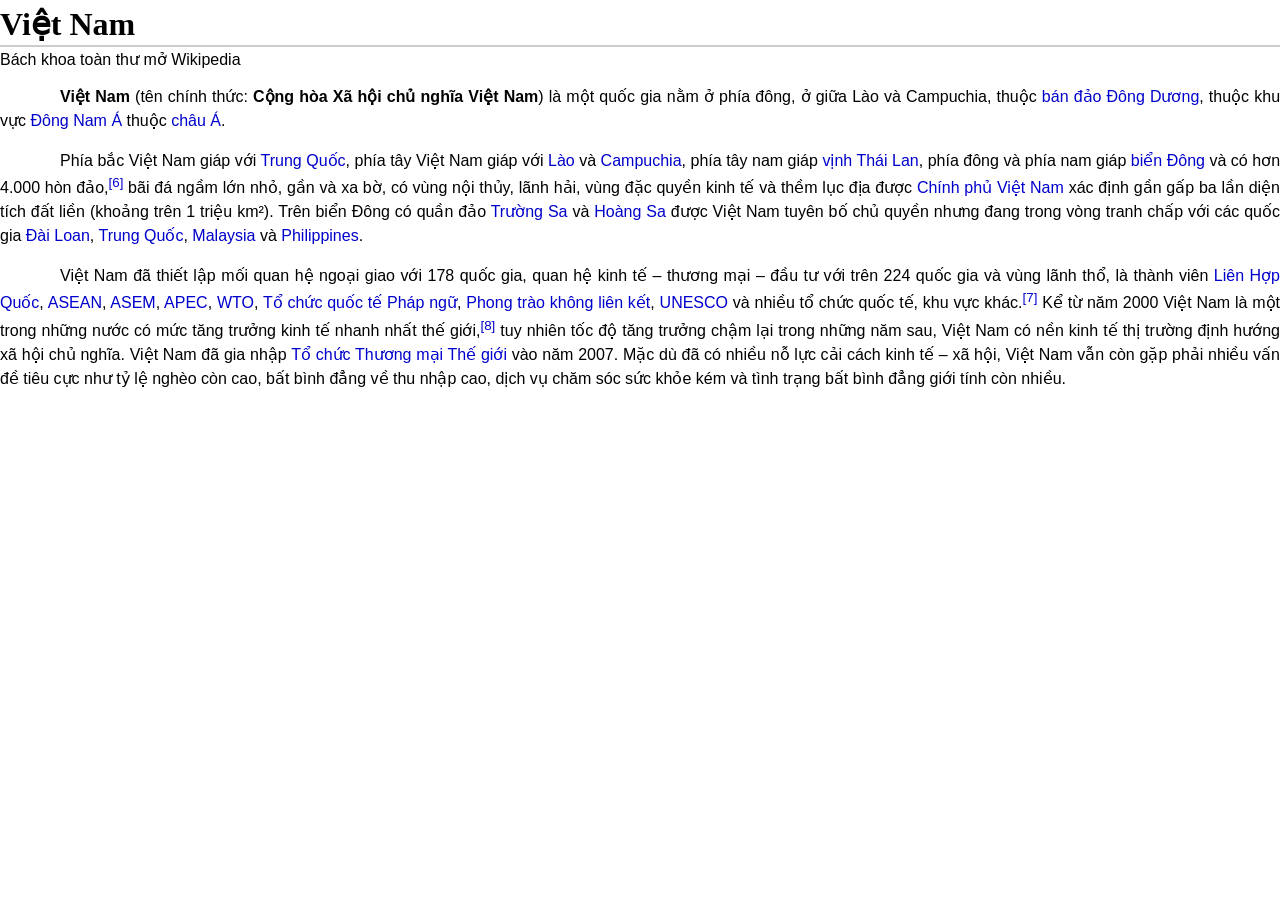
<file: front_end/bai_6/bai_tap_2/index.html>
<!DOCTYPE html>
<html lang="en">
<head>
    <meta charset="UTF-8">
    <title>Title</title>
    <link rel="stylesheet" href="css.css">
</head>
<body>
<h1>Việt Nam</h1>
<hr>
<div class="subtitle">Bách khoa toàn thư mở Wikipedia</div>

<div class="content">
    <p><strong>Việt Nam</strong> (tên chính thức: <strong>Cộng hòa Xã hội chủ nghĩa Việt Nam</strong>) là một quốc gia nằm ở phía đông, ở giữa Lào và Campuchia, thuộc <a href="#">bán đảo Đông Dương</a>, thuộc khu vực <a href="#">Đông Nam Á</a> thuộc <a href="#">châu Á</a>.</p>
    <p>Phía bắc Việt Nam giáp với <a href="#">Trung Quốc</a>, phía tây Việt Nam giáp với <a href="#">Lào</a> và <a href="#">Campuchia</a>, phía tây nam giáp <a href="#">vịnh Thái Lan</a>, phía đông và phía nam giáp <a href="#">biển Đông</a> và có hơn 4.000 hòn đảo,<sup><a href="#">[6]</a></sup> bãi đá ngầm lớn nhỏ, gần và xa bờ, có vùng nội thủy, lãnh hải, vùng đặc quyền kinh tế và thềm lục địa được <a href="#">Chính phủ Việt Nam</a> xác định gần gấp ba lần diện tích đất liền (khoảng trên 1 triệu km²). Trên biển Đông có quần đảo <a href="#">Trường Sa</a> và <a href="#">Hoàng Sa</a> được Việt Nam tuyên bố chủ quyền nhưng đang trong vòng tranh chấp với các quốc gia <a href="#">Đài Loan</a>, <a href="#">Trung Quốc</a>, <a href="#">Malaysia</a> và <a href="#">Philippines</a>.</p>
    <p>Việt Nam đã thiết lập mối quan hệ ngoại giao với 178 quốc gia, quan hệ kinh tế – thương mại – đầu tư với trên 224 quốc gia và vùng lãnh thổ, là thành viên <a href="#">Liên Hợp Quốc</a>, <a href="#">ASEAN</a>, <a href="#">ASEM</a>, <a href="#">APEC</a>, <a href="#">WTO</a>, <a href="#">Tổ chức quốc tế Pháp ngữ</a>, <a href="#">Phong trào không liên kết</a>, <a href="#">UNESCO</a> và nhiều tổ chức quốc tế, khu vực khác.<sup><a href="#">[7]</a></sup> Kể từ năm 2000 Việt Nam là một trong những nước có mức tăng trưởng kinh tế nhanh nhất thế giới,<sup><a href="#">[8]</a></sup> tuy nhiên tốc độ tăng trưởng chậm lại trong những năm sau, Việt Nam có nền kinh tế thị trường định hướng xã hội chủ nghĩa. Việt Nam đã gia nhập <a href="#">Tổ chức Thương mại Thế giới</a> vào năm 2007. Mặc dù đã có nhiều nỗ lực cải cách kinh tế – xã hội, Việt Nam vẫn còn gặp phải nhiều vấn đề tiêu cực như tỷ lệ nghèo còn cao, bất bình đẳng về thu nhập cao, dịch vụ chăm sóc sức khỏe kém và tình trạng bất bình đẳng giới tính còn nhiều.</p>
</div>
</body>
</html>
</file>
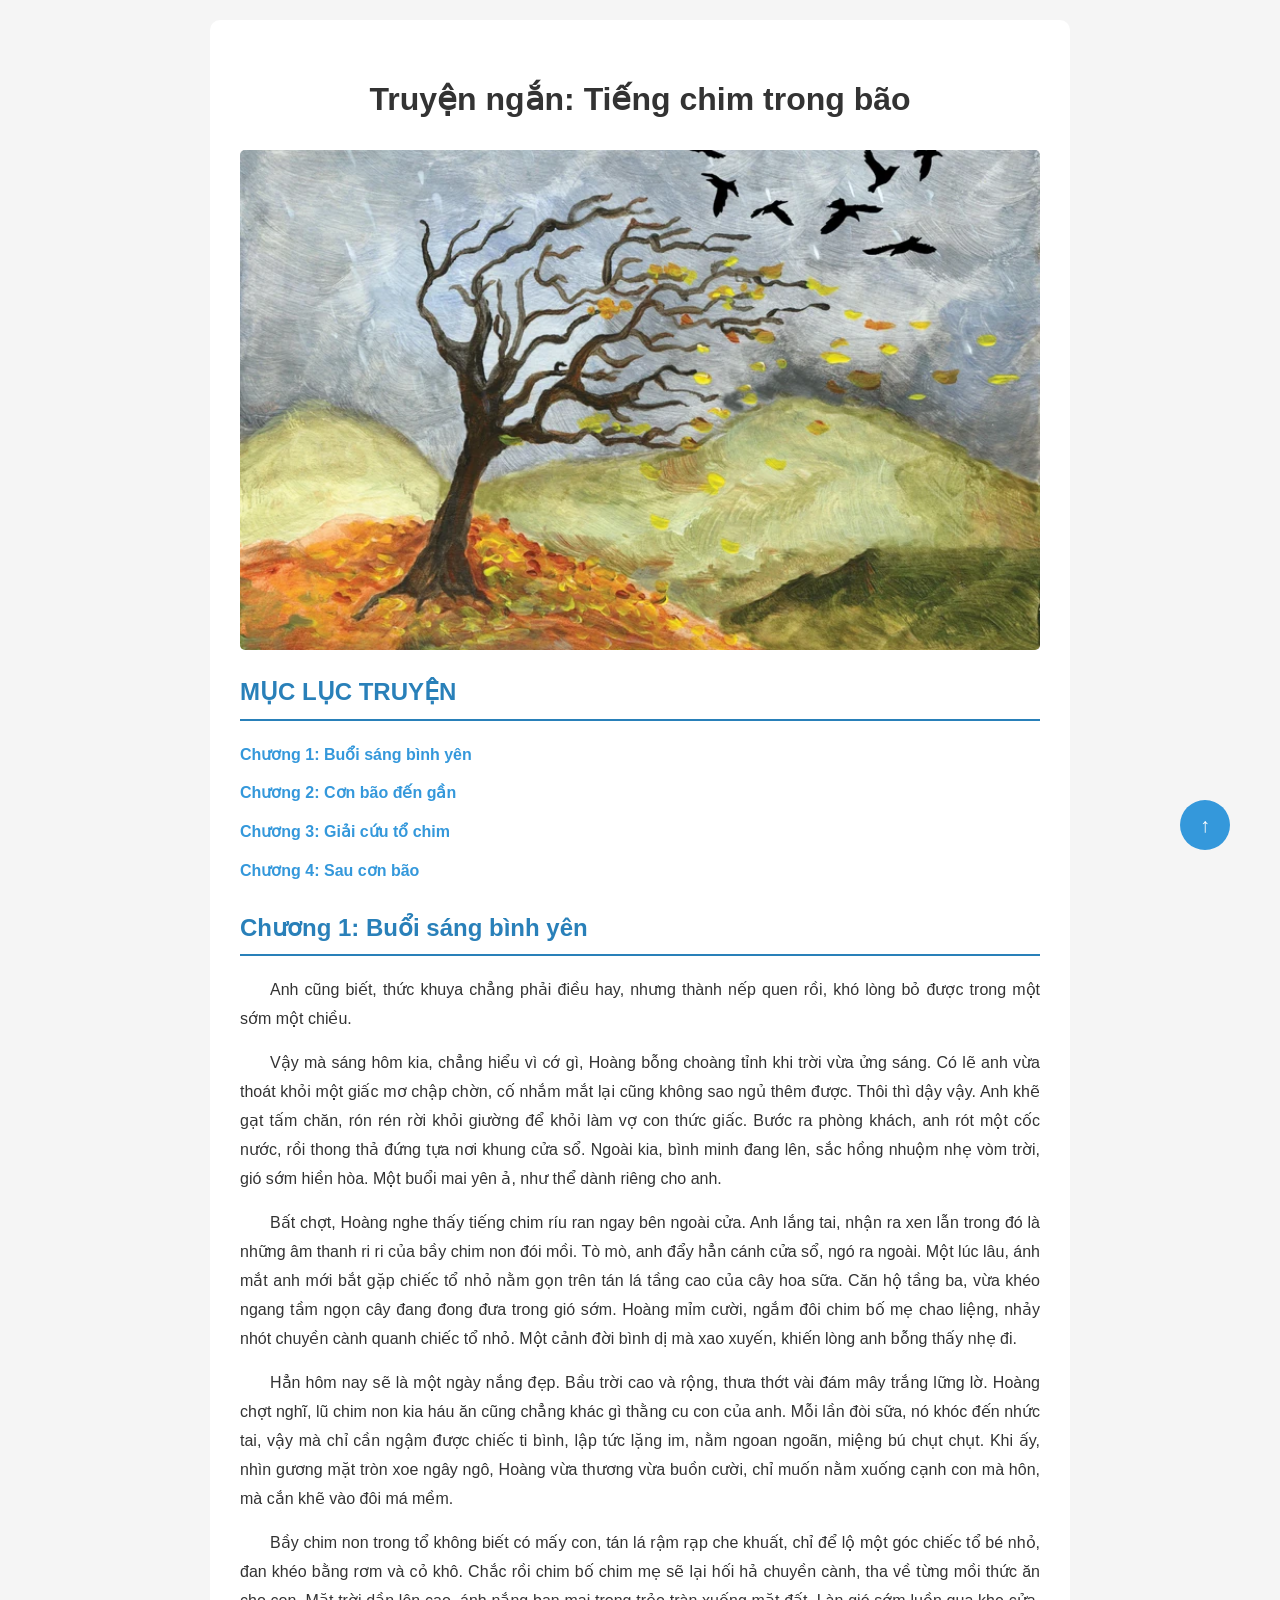
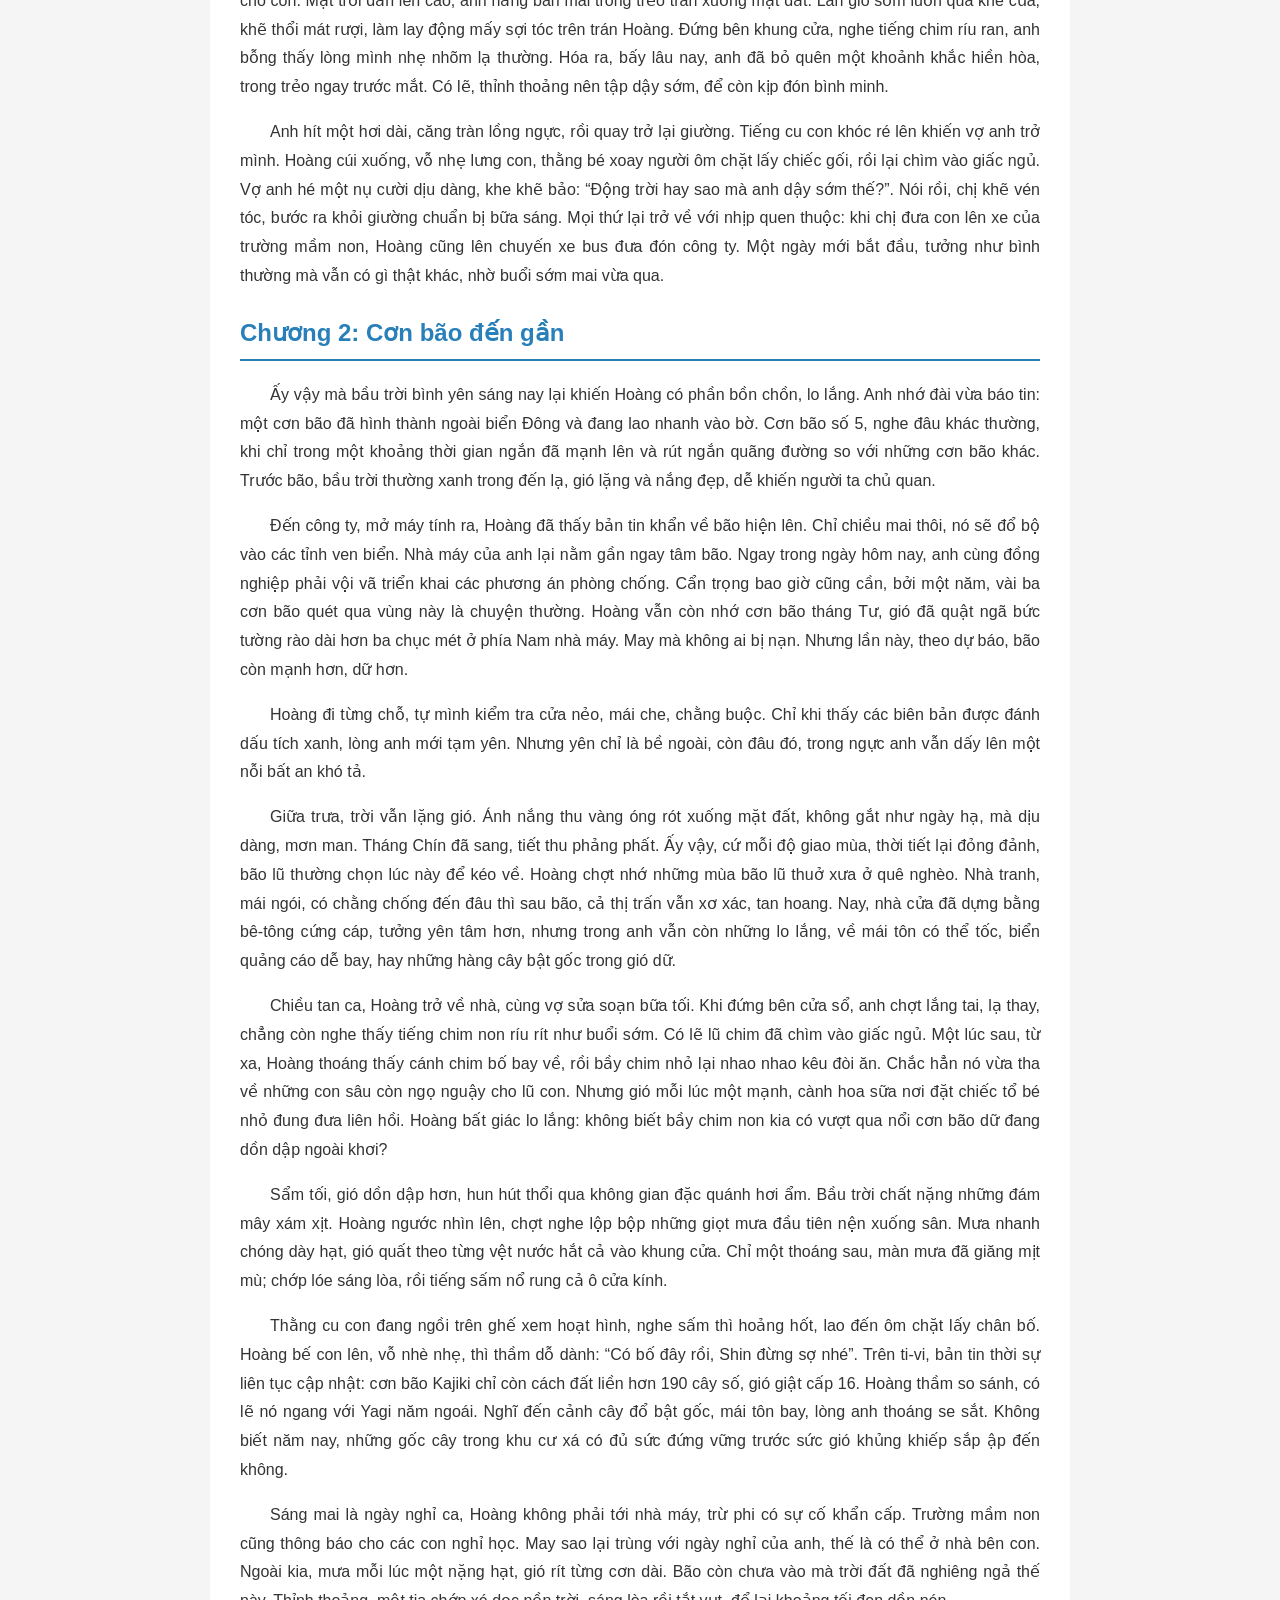
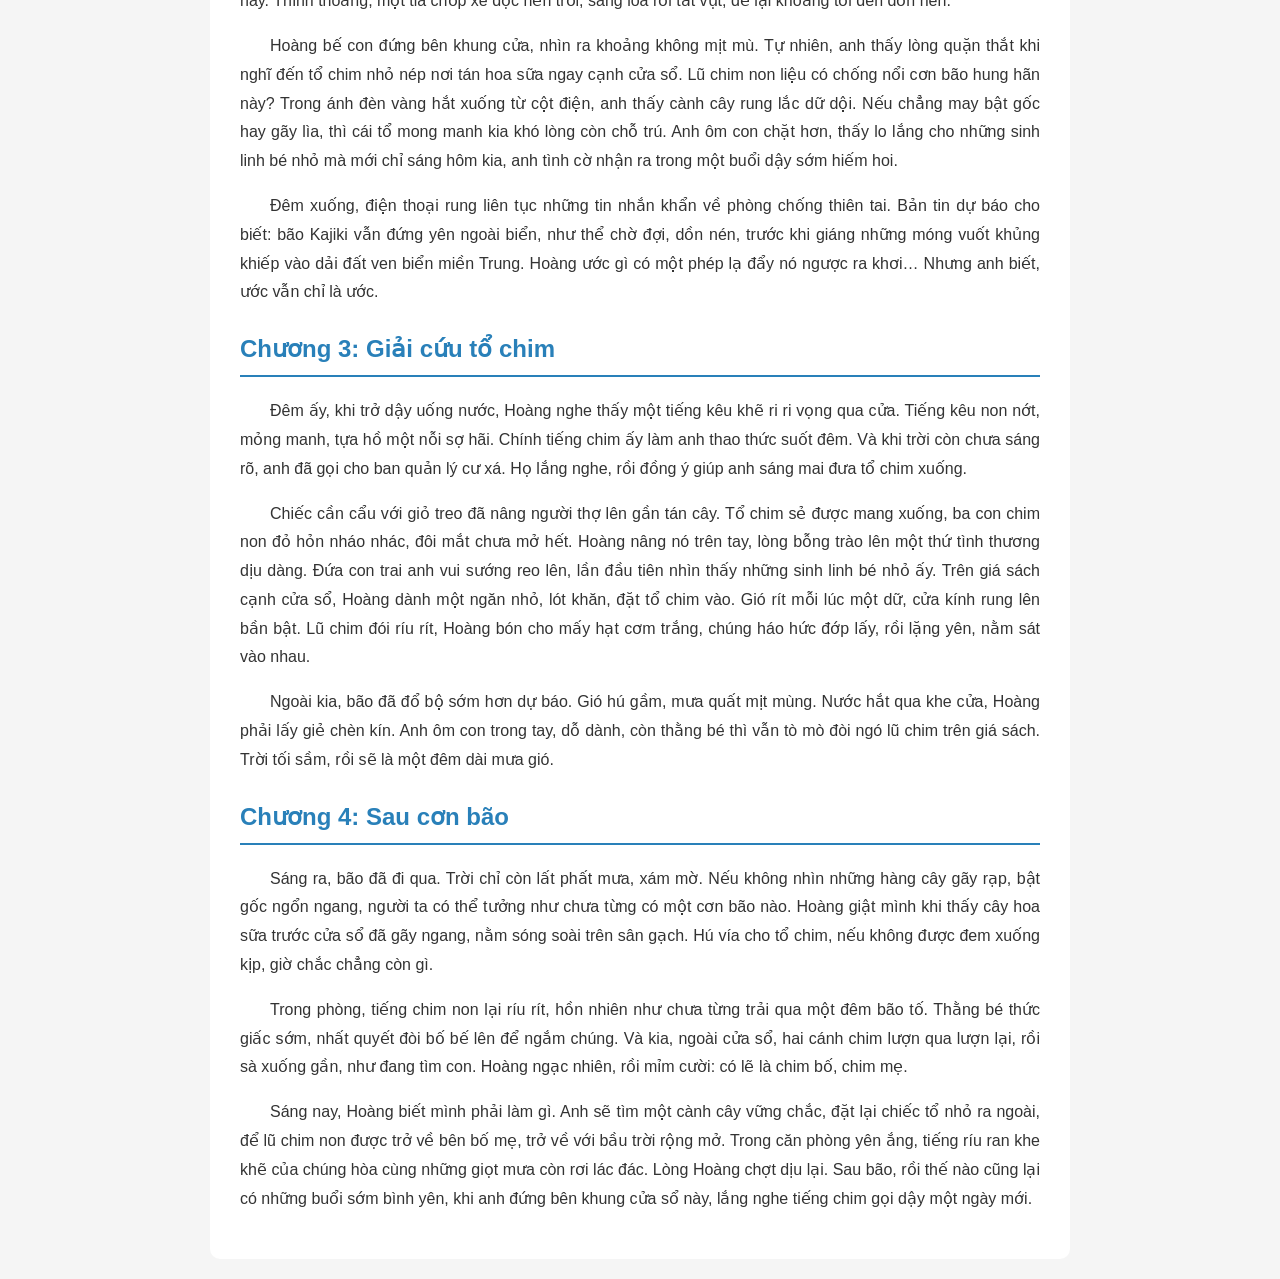
<file: front_end/bai_6/bai_tap_3/index.html>
<!DOCTYPE html>
<html lang="en">
<head>
    <meta charset="UTF-8">
    <title>Truyện ngắn</title>
    <link rel="stylesheet" href="css.css">
</head>
<body>
<div class="container">
    <h1>Truyện ngắn: Tiếng chim trong bão</h1>
    <img src="img/1000018691-3022-2675.jpg.webp" alt="Ảnh truyện" class="story-image">
    <div class="index" id="index">
        <h2>MỤC LỤC TRUYỆN</h2>
        <h5><a href="#chuong-1">Chương 1: Buổi sáng bình yên</a></h5>
        <h5><a href="#chuong-2">Chương 2: Cơn bão đến gần</a></h5>
        <h5><a href="#chuong-3">Chương 3: Giải cứu tổ chim</a></h5>
        <h5><a href="#chuong-4">Chương 4: Sau cơn bão</a></h5>
    </div>
    <h2 id="chuong-1">Chương 1: Buổi sáng bình yên</h2>
    <p>Anh cũng biết, thức khuya chẳng phải điều hay, nhưng thành nếp quen rồi, khó lòng bỏ được trong một sớm một
        chiều.</p>
    <p>Vậy mà sáng hôm kia, chẳng hiểu vì cớ gì, Hoàng bỗng choàng tỉnh khi trời vừa ửng sáng. Có lẽ anh vừa thoát khỏi
        một giấc mơ chập chờn, cố nhắm mắt lại cũng không sao ngủ thêm được. Thôi thì dậy vậy. Anh khẽ gạt tấm chăn, rón
        rén rời khỏi giường để khỏi làm vợ con thức giấc. Bước ra phòng khách, anh rót một cốc nước, rồi thong thả đứng
        tựa nơi khung cửa sổ. Ngoài kia, bình minh đang lên, sắc hồng nhuộm nhẹ vòm trời, gió sớm hiền hòa. Một buổi mai
        yên ả, như thể dành riêng cho anh.</p>
    <p>Bất chợt, Hoàng nghe thấy tiếng chim ríu ran ngay bên ngoài cửa. Anh lắng tai, nhận ra xen lẫn trong đó là những
        âm thanh ri ri của bầy chim non đói mồi. Tò mò, anh đẩy hẳn cánh cửa sổ, ngó ra ngoài. Một lúc lâu, ánh mắt anh
        mới bắt gặp chiếc tổ nhỏ nằm gọn trên tán lá tầng cao của cây hoa sữa. Căn hộ tầng ba, vừa khéo ngang tầm ngọn
        cây đang đong đưa trong gió sớm. Hoàng mỉm cười, ngắm đôi chim bố mẹ chao liệng, nhảy nhót chuyền cành quanh
        chiếc tổ nhỏ. Một cảnh đời bình dị mà xao xuyến, khiến lòng anh bỗng thấy nhẹ đi.</p>
    <p>Hẳn hôm nay sẽ là một ngày nắng đẹp. Bầu trời cao và rộng, thưa thớt vài đám mây trắng lững lờ. Hoàng chợt nghĩ,
        lũ chim non kia háu ăn cũng chẳng khác gì thằng cu con của anh. Mỗi lần đòi sữa, nó khóc đến nhức tai, vậy mà
        chỉ cần ngậm được chiếc ti bình, lập tức lặng im, nằm ngoan ngoãn, miệng bú chụt chụt. Khi ấy, nhìn gương mặt
        tròn xoe ngây ngô, Hoàng vừa thương vừa buồn cười, chỉ muốn nằm xuống cạnh con mà hôn, mà cắn khẽ vào đôi má
        mềm.</p>
    <p>Bầy chim non trong tổ không biết có mấy con, tán lá rậm rạp che khuất, chỉ để lộ một góc chiếc tổ bé nhỏ, đan
        khéo bằng rơm và cỏ khô. Chắc rồi chim bố chim mẹ sẽ lại hối hả chuyền cành, tha về từng mồi thức ăn cho con.
        Mặt trời dần lên cao, ánh nắng ban mai trong trẻo tràn xuống mặt đất. Làn gió sớm luồn qua khe cửa, khẽ thổi mát
        rượi, làm lay động mấy sợi tóc trên trán Hoàng. Đứng bên khung cửa, nghe tiếng chim ríu ran, anh bỗng thấy lòng
        mình nhẹ nhõm lạ thường. Hóa ra, bấy lâu nay, anh đã bỏ quên một khoảnh khắc hiền hòa, trong trẻo ngay trước
        mắt. Có lẽ, thỉnh thoảng nên tập dậy sớm, để còn kịp đón bình minh.</p>
    <p>Anh hít một hơi dài, căng tràn lồng ngực, rồi quay trở lại giường. Tiếng cu con khóc ré lên khiến vợ anh trở
        mình. Hoàng cúi xuống, vỗ nhẹ lưng con, thằng bé xoay người ôm chặt lấy chiếc gối, rồi lại chìm vào giấc ngủ. Vợ
        anh hé một nụ cười dịu dàng, khe khẽ bảo: “Động trời hay sao mà anh dậy sớm thế?”. Nói rồi, chị khẽ vén tóc,
        bước ra khỏi giường chuẩn bị bữa sáng. Mọi thứ lại trở về với nhịp quen thuộc: khi chị đưa con lên xe của trường
        mầm non, Hoàng cũng lên chuyến xe bus đưa đón công ty. Một ngày mới bắt đầu, tưởng như bình thường mà vẫn có gì
        thật khác, nhờ buổi sớm mai vừa qua.</p>
    <h2 id="chuong-2">Chương 2: Cơn bão đến gần</h2>
    <p>Ấy vậy mà bầu trời bình yên sáng nay lại khiến Hoàng có phần bồn chồn, lo lắng. Anh nhớ đài vừa báo tin: một cơn
        bão đã hình thành ngoài biển Đông và đang lao nhanh vào bờ. Cơn bão số 5, nghe đâu khác thường, khi chỉ trong
        một khoảng thời gian ngắn đã mạnh lên và rút ngắn quãng đường so với những cơn bão khác. Trước bão, bầu trời
        thường xanh trong đến lạ, gió lặng và nắng đẹp, dễ khiến người ta chủ quan.</p>
    <p>Đến công ty, mở máy tính ra, Hoàng đã thấy bản tin khẩn về bão hiện lên. Chỉ chiều mai thôi, nó sẽ đổ bộ vào các
        tỉnh ven biển. Nhà máy của anh lại nằm gần ngay tâm bão. Ngay trong ngày hôm nay, anh cùng đồng nghiệp phải vội
        vã triển khai các phương án phòng chống. Cẩn trọng bao giờ cũng cần, bởi một năm, vài ba cơn bão quét qua vùng
        này là chuyện thường. Hoàng vẫn còn nhớ cơn bão tháng Tư, gió đã quật ngã bức tường rào dài hơn ba chục mét ở
        phía Nam nhà máy. May mà không ai bị nạn. Nhưng lần này, theo dự báo, bão còn mạnh hơn, dữ hơn.</p>
    <p>Hoàng đi từng chỗ, tự mình kiểm tra cửa nẻo, mái che, chằng buộc. Chỉ khi thấy các biên bản được đánh dấu tích
        xanh, lòng anh mới tạm yên. Nhưng yên chỉ là bề ngoài, còn đâu đó, trong ngực anh vẫn dấy lên một nỗi bất an khó
        tả.</p>
    <p>Giữa trưa, trời vẫn lặng gió. Ánh nắng thu vàng óng rót xuống mặt đất, không gắt như ngày hạ, mà dịu dàng, mơn
        man. Tháng Chín đã sang, tiết thu phảng phất. Ấy vậy, cứ mỗi độ giao mùa, thời tiết lại đỏng đảnh, bão lũ thường
        chọn lúc này để kéo về. Hoàng chợt nhớ những mùa bão lũ thuở xưa ở quê nghèo. Nhà tranh, mái ngói, có chằng
        chống đến đâu thì sau bão, cả thị trấn vẫn xơ xác, tan hoang. Nay, nhà cửa đã dựng bằng bê-tông cứng cáp, tưởng
        yên tâm hơn, nhưng trong anh vẫn còn những lo lắng, về mái tôn có thể tốc, biển quảng cáo dễ bay, hay những hàng
        cây bật gốc trong gió dữ.</p>
    <p>Chiều tan ca, Hoàng trở về nhà, cùng vợ sửa soạn bữa tối. Khi đứng bên cửa sổ, anh chợt lắng tai, lạ thay, chẳng
        còn nghe thấy tiếng chim non ríu rít như buổi sớm. Có lẽ lũ chim đã chìm vào giấc ngủ. Một lúc sau, từ xa, Hoàng
        thoáng thấy cánh chim bố bay về, rồi bầy chim nhỏ lại nhao nhao kêu đòi ăn. Chắc hẳn nó vừa tha về những con sâu
        còn ngọ nguậy cho lũ con. Nhưng gió mỗi lúc một mạnh, cành hoa sữa nơi đặt chiếc tổ bé nhỏ đung đưa liên hồi.
        Hoàng bất giác lo lắng: không biết bầy chim non kia có vượt qua nổi cơn bão dữ đang dồn dập ngoài khơi?</p>
    <p>Sẩm tối, gió dồn dập hơn, hun hút thổi qua không gian đặc quánh hơi ẩm. Bầu trời chất nặng những đám mây xám xịt.
        Hoàng ngước nhìn lên, chợt nghe lộp bộp những giọt mưa đầu tiên nện xuống sân. Mưa nhanh chóng dày hạt, gió quất
        theo từng vệt nước hắt cả vào khung cửa. Chỉ một thoáng sau, màn mưa đã giăng mịt mù; chớp lóe sáng lòa, rồi
        tiếng sấm nổ rung cả ô cửa kính.</p>
    <p>Thằng cu con đang ngồi trên ghế xem hoạt hình, nghe sấm thì hoảng hốt, lao đến ôm chặt lấy chân bố. Hoàng bế con
        lên, vỗ nhè nhẹ, thì thầm dỗ dành: “Có bố đây rồi, Shin đừng sợ nhé”. Trên ti-vi, bản tin thời sự liên tục cập
        nhật: cơn bão Kajiki chỉ còn cách đất liền hơn 190 cây số, gió giật cấp 16. Hoàng thầm so sánh, có lẽ nó ngang
        với Yagi năm ngoái. Nghĩ đến cảnh cây đổ bật gốc, mái tôn bay, lòng anh thoáng se sắt. Không biết năm nay, những
        gốc cây trong khu cư xá có đủ sức đứng vững trước sức gió khủng khiếp sắp ập đến không.</p>
    <p>Sáng mai là ngày nghỉ ca, Hoàng không phải tới nhà máy, trừ phi có sự cố khẩn cấp. Trường mầm non cũng thông báo
        cho các con nghỉ học. May sao lại trùng với ngày nghỉ của anh, thế là có thể ở nhà bên con. Ngoài kia, mưa mỗi
        lúc một nặng hạt, gió rít từng cơn dài. Bão còn chưa vào mà trời đất đã nghiêng ngả thế này. Thỉnh thoảng, một
        tia chớp xé dọc nền trời, sáng lòa rồi tắt vụt, để lại khoảng tối đen dồn nén.</p>
    <p>Hoàng bế con đứng bên khung cửa, nhìn ra khoảng không mịt mù. Tự nhiên, anh thấy lòng quặn thắt khi nghĩ đến tổ
        chim nhỏ nép nơi tán hoa sữa ngay cạnh cửa sổ. Lũ chim non liệu có chống nổi cơn bão hung hãn này? Trong ánh đèn
        vàng hắt xuống từ cột điện, anh thấy cành cây rung lắc dữ dội. Nếu chẳng may bật gốc hay gãy lìa, thì cái tổ
        mong manh kia khó lòng còn chỗ trú. Anh ôm con chặt hơn, thấy lo lắng cho những sinh linh bé nhỏ mà mới chỉ sáng
        hôm kia, anh tình cờ nhận ra trong một buổi dậy sớm hiếm hoi.</p>
    <p>Đêm xuống, điện thoại rung liên tục những tin nhắn khẩn về phòng chống thiên tai. Bản tin dự báo cho biết: bão
        Kajiki vẫn đứng yên ngoài biển, như thể chờ đợi, dồn nén, trước khi giáng những móng vuốt khủng khiếp vào dải
        đất ven biển miền Trung. Hoàng ước gì có một phép lạ đẩy nó ngược ra khơi… Nhưng anh biết, ước vẫn chỉ là
        ước.</p>
    <h2 id="chuong-3">Chương 3: Giải cứu tổ chim</h2>
    <p>Đêm ấy, khi trở dậy uống nước, Hoàng nghe thấy một tiếng kêu khẽ ri ri vọng qua cửa. Tiếng kêu non nớt, mỏng
        manh, tựa hồ một nỗi sợ hãi. Chính tiếng chim ấy làm anh thao thức suốt đêm. Và khi trời còn chưa sáng rõ, anh
        đã gọi cho ban quản lý cư xá. Họ lắng nghe, rồi đồng ý giúp anh sáng mai đưa tổ chim xuống.</p>
    <p>Chiếc cần cẩu với giỏ treo đã nâng người thợ lên gần tán cây. Tổ chim sẻ được mang xuống, ba con chim non đỏ hỏn
        nháo nhác, đôi mắt chưa mở hết. Hoàng nâng nó trên tay, lòng bỗng trào lên một thứ tình thương dịu dàng. Đứa con
        trai anh vui sướng reo lên, lần đầu tiên nhìn thấy những sinh linh bé nhỏ ấy. Trên giá sách cạnh cửa sổ, Hoàng
        dành một ngăn nhỏ, lót khăn, đặt tổ chim vào. Gió rít mỗi lúc một dữ, cửa kính rung lên bần bật. Lũ chim đói ríu
        rít, Hoàng bón cho mấy hạt cơm trắng, chúng háo hức đớp lấy, rồi lặng yên, nằm sát vào nhau.</p>
    <p>Ngoài kia, bão đã đổ bộ sớm hơn dự báo. Gió hú gầm, mưa quất mịt mùng. Nước hắt qua khe cửa, Hoàng phải lấy giẻ
        chèn kín. Anh ôm con trong tay, dỗ dành, còn thằng bé thì vẫn tò mò đòi ngó lũ chim trên giá sách. Trời tối sầm,
        rồi sẽ là một đêm dài mưa gió.</p>
    <h2 id="chuong-4">Chương 4: Sau cơn bão</h2>
    <p>Sáng ra, bão đã đi qua. Trời chỉ còn lất phất mưa, xám mờ. Nếu không nhìn những hàng cây gãy rạp, bật gốc ngổn
        ngang, người ta có thể tưởng như chưa từng có một cơn bão nào. Hoàng giật mình khi thấy cây hoa sữa trước cửa sổ
        đã gãy ngang, nằm sóng soài trên sân gạch. Hú vía cho tổ chim, nếu không được đem xuống kịp, giờ chắc chẳng còn
        gì.</p>
    <p>Trong phòng, tiếng chim non lại ríu rít, hồn nhiên như chưa từng trải qua một đêm bão tố. Thằng bé thức giấc sớm,
        nhất quyết đòi bố bế lên để ngắm chúng. Và kia, ngoài cửa sổ, hai cánh chim lượn qua lượn lại, rồi sà xuống gần,
        như đang tìm con. Hoàng ngạc nhiên, rồi mỉm cười: có lẽ là chim bố, chim mẹ.</p>
    <p>Sáng nay, Hoàng biết mình phải làm gì. Anh sẽ tìm một cành cây vững chắc, đặt lại chiếc tổ nhỏ ra ngoài, để lũ
        chim non được trở về bên bố mẹ, trở về với bầu trời rộng mở. Trong căn phòng yên ắng, tiếng ríu ran khe khẽ của
        chúng hòa cùng những giọt mưa còn rơi lác đác. Lòng Hoàng chợt dịu lại. Sau bão, rồi thế nào cũng lại có những
        buổi sớm bình yên, khi anh đứng bên khung cửa sổ này, lắng nghe tiếng chim gọi dậy một ngày mới.</p>
</div>
<a href="#index" class="btn-top">↑</a>
</body>
</html>
</file>
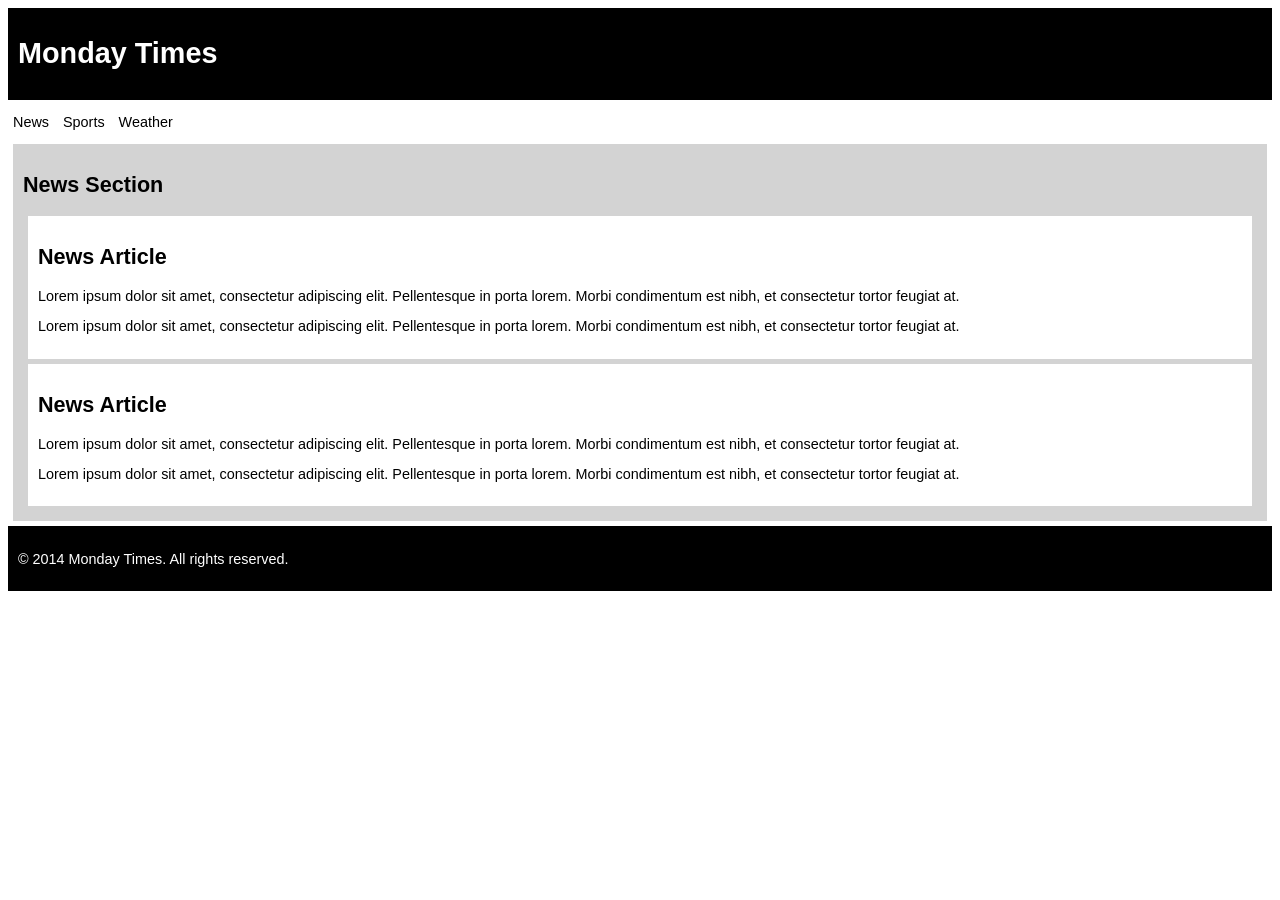
<file: front_end/bai_7/bai_tap_1/index.html>
<!DOCTYPE html>
<html lang="en">
<head>
    <meta charset="UTF-8">
    <title>Title</title>
    <link rel="stylesheet" href="index.css">
</head>
<body>
<header>
    <h1>Monday Times</h1>
</header>
<nav>
    <ul>
        <li>News</li>
        <li>Sports</li>
        <li>Weather</li>
    </ul>
</nav>
<section>
    <h2>News Section</h2>
    <article>
        <h2>News Article</h2>
        <p>Lorem ipsum dolor sit amet, consectetur adipiscing elit. Pellentesque in porta lorem. Morbi condimentum est
            nibh, et consectetur tortor feugiat at.</p>
        <p>Lorem ipsum dolor sit amet, consectetur adipiscing elit. Pellentesque in porta lorem. Morbi condimentum est
            nibh, et consectetur tortor feugiat at.</p>
    </article>
    <article>
        <h2>News Article</h2>
        <p>Lorem ipsum dolor sit amet, consectetur adipiscing elit. Pellentesque in porta lorem. Morbi condimentum est
            nibh, et consectetur tortor feugiat at.</p>
        <p>Lorem ipsum dolor sit amet, consectetur adipiscing elit. Pellentesque in porta lorem. Morbi condimentum est
            nibh, et consectetur tortor feugiat at.</p>
    </article>
</section>
<footer>
    <p>&copy; 2014 Monday Times. All rights reserved.</p>
</footer>
</body>
</html>
</file>
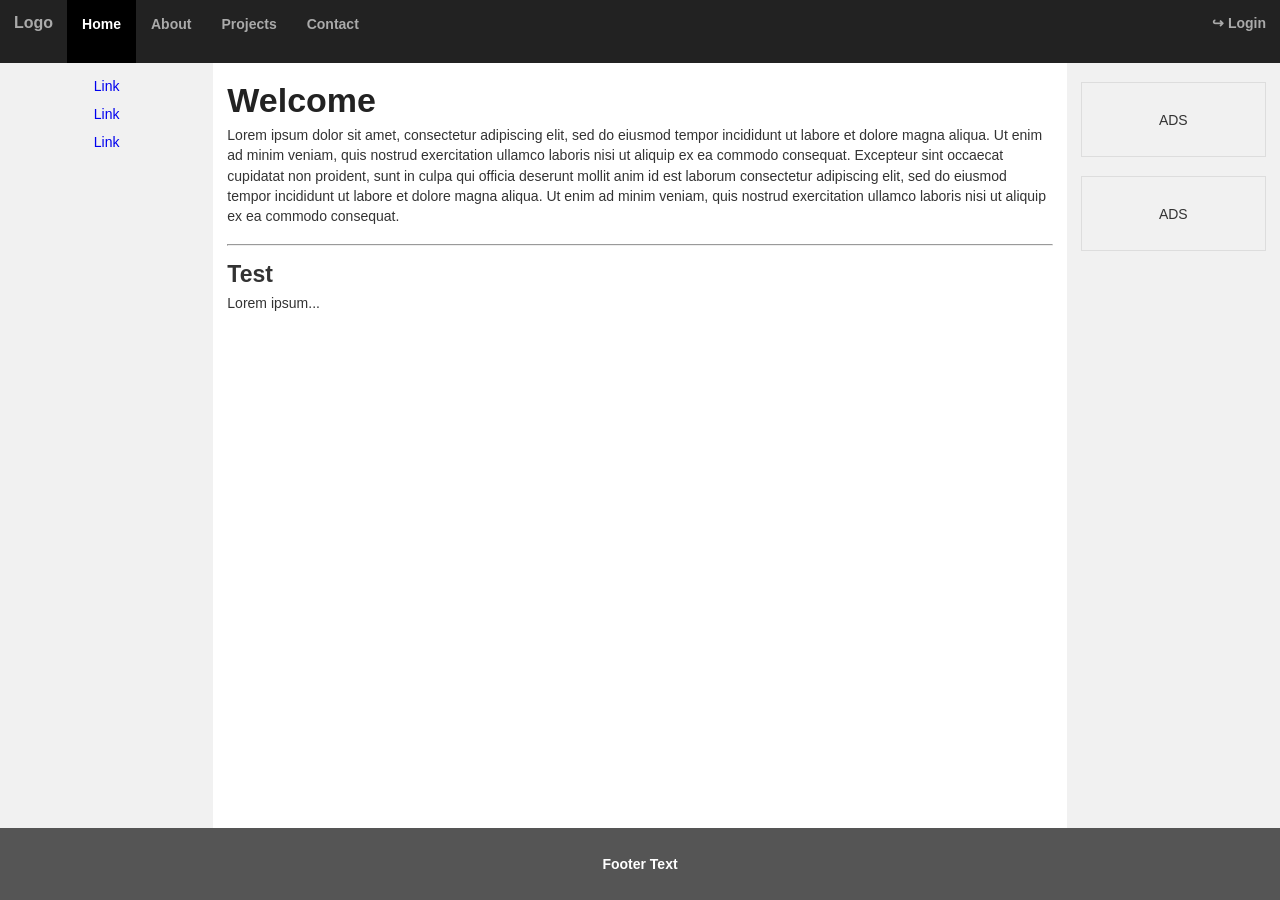
<file: front_end/bai_7/bai_tap_2/index.html>
<!DOCTYPE html>
<html lang="en">
<head>
    <meta charset="UTF-8">
    <title>Title</title>
    <link rel="stylesheet" href="index.css">
</head>
<body>
<div class="container">
    <header class="row">
        <div class="logo">
            Logo
        </div>
        <div class="menu">
            <div class="menu-item active">Home</div>
            <div class="menu-item">About</div>
            <div class="menu-item">Projects</div>
            <div class="menu-item">Contact</div>
        </div>
        <div class="login">
            ↪ Login
        </div>
    </header>
    <div class="row content">
        <div class="left col-s-12 col-m-4 col-l-2">
            <div class="link"><a href="#">Link</a></div>
            <div class="link"><a href="#">Link</a></div>
            <div class="link"><a href="#">Link</a></div>
        </div>
        <div class="main col-s-12 col-m-8 col-l-8">
            <h1>Welcome</h1>
            <p>Lorem ipsum dolor sit amet, consectetur adipiscing elit, sed do eiusmod tempor incididunt ut labore et
                dolore magna aliqua. Ut enim ad minim veniam, quis nostrud exercitation ullamco laboris nisi ut aliquip
                ex ea commodo consequat. Excepteur sint occaecat cupidatat non proident, sunt in culpa qui officia
                deserunt mollit anim id est laborum consectetur adipiscing elit, sed do eiusmod tempor incididunt ut
                labore et dolore magna aliqua. Ut enim ad minim veniam, quis nostrud exercitation ullamco laboris nisi
                ut aliquip ex ea commodo consequat.</p>
            <hr>
            <h2>Test</h2>
            <p>Lorem ipsum...</p>
        </div>
        <div class="right col-s-12 col-m-4 col-l-2">
            <div class="ads">ADS</div>
            <div class="ads">ADS</div>
        </div>
    </div>
    <footer class="row">
        Footer Text
    </footer>
</div>
</body>
</html>
</file>
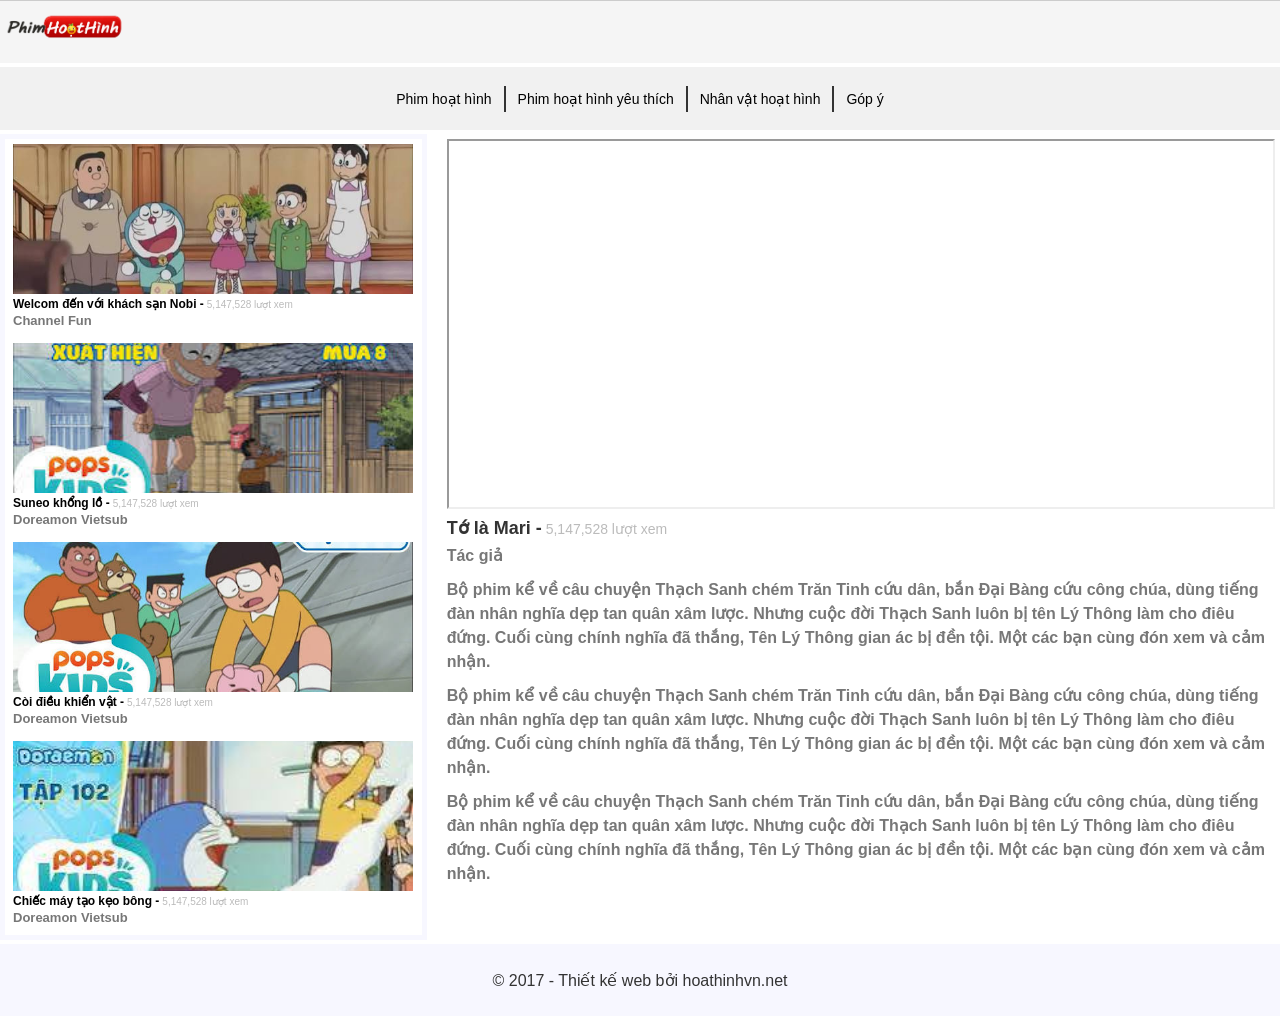
<file: front_end/bai_7/bai_tap_3/index.html>
<!DOCTYPE html>
<html lang="en">
<head>
    <meta charset="UTF-8">
    <title>Title</title>
    <link rel="stylesheet" href="css.css">
</head>
<body>
<div class="container">
    <header class="row">
        <img src="images/logo.png" alt="Phim Hoạt Hình">
    </header>
    <nav class="row">
        <div class="menu">
            <div><a href="#">Phim hoạt hình</a></div>
            <div><a href="#">Phim hoạt hình yêu thích</a></div>
            <div><a href="#">Nhân vật hoạt hình</a></div>
            <div><a href="#">Góp ý</a></div>
        </div>
    </nav>
    <div class="row content">
        <div class="left col-s-12 col-m-3 col-l-4">
            <div class="row movie-item">
                <img src="images/cartoon_1.jpg" alt="Phim 1">
                <div class="movie-info">
                    <a href="#"><b>Welcom đến với khách sạn Nobi -</b></a>
                    <span>5,147,528 lượt xem</span>
                </div>
                <p>Channel Fun</p>
            </div>
            <div class="row movie-item">
                <img src="images/cartoon_2.jpg" alt="Phim 2">
                <div class="movie-info">
                    <a href="#"><b>Suneo khổng lồ -</b></a>
                    <span>5,147,528 lượt xem</span>
                </div>
                <p>Doreamon Vietsub</p>
            </div>
            <div class="row movie-item">
                <img src="images/cartoon_3.jpg" alt="Phim 3">
                <div class="movie-info">
                    <a href="#"><b>Còi điều khiển vật -</b></a>
                    <span>5,147,528 lượt xem</span>
                </div>
                <p>Doreamon Vietsub</p>
            </div>
            <div class="row movie-item">
                <img src="images/cartoon_4.jpg" alt="Phim 4">
                <div class="movie-info">
                    <a href="#"><b>Chiếc máy tạo kẹo bông -</b></a>
                    <span> 5,147,528 lượt xem</span>
                </div>
                <p>Doreamon Vietsub</p>
            </div>
        </div>
        <div class="row main col-s-12 col-m-9 col-l-8">
            <div class="video">
                <iframe src="https://www.youtube.com/embed/drPKxqfFDms?si=NLKkKLuBuzjxyfeP" title="YouTube video player" allow="accelerometer; autoplay; clipboard-write; encrypted-media; gyroscope; picture-in-picture; web-share" referrerpolicy="strict-origin-when-cross-origin" allowfullscreen></iframe>
            </div>
            <div class="movie-title">
                <h3>Tớ là Mari -</h3>
                <span>5,147,528 lượt xem</span>
            </div>
            <p>Tác giả</p>
            <p>Bộ phim kể về câu chuyện Thạch Sanh chém Trăn Tinh cứu dân, bắn Đại Bàng cứu công chúa, dùng tiếng đàn nhân nghĩa dẹp tan quân xâm lược. Nhưng cuộc đời Thạch Sanh luôn bị tên Lý Thông làm cho điêu đứng. Cuối cùng chính nghĩa đã thắng, Tên Lý Thông gian ác bị đền tội. Một các bạn cùng đón xem và cảm nhận.</p>
            <p>Bộ phim kể về câu chuyện Thạch Sanh chém Trăn Tinh cứu dân, bắn Đại Bàng cứu công chúa, dùng tiếng đàn nhân nghĩa dẹp tan quân xâm lược. Nhưng cuộc đời Thạch Sanh luôn bị tên Lý Thông làm cho điêu đứng. Cuối cùng chính nghĩa đã thắng, Tên Lý Thông gian ác bị đền tội. Một các bạn cùng đón xem và cảm nhận.</p>
            <p>Bộ phim kể về câu chuyện Thạch Sanh chém Trăn Tinh cứu dân, bắn Đại Bàng cứu công chúa, dùng tiếng đàn nhân nghĩa dẹp tan quân xâm lược. Nhưng cuộc đời Thạch Sanh luôn bị tên Lý Thông làm cho điêu đứng. Cuối cùng chính nghĩa đã thắng, Tên Lý Thông gian ác bị đền tội. Một các bạn cùng đón xem và cảm nhận.</p>
        </div>
    </div>
    <footer class="row">
        © 2017 - Thiết kế web bởi hoathinhvn.net
    </footer>
</div>
</body>
</html>
</file>
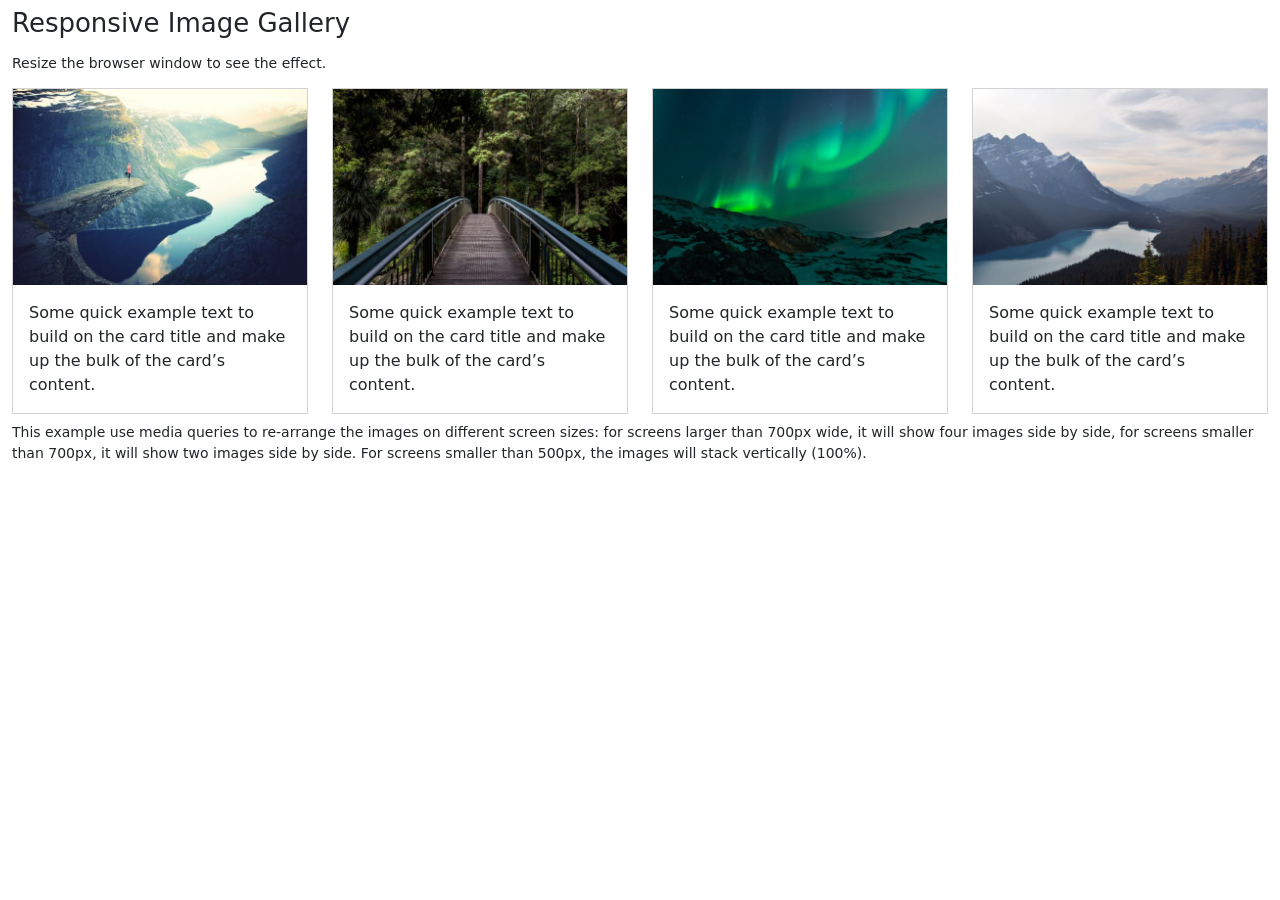
<file: front_end/bai_8/bai_tap_1/index.html>
<!DOCTYPE html>
<html lang="en">
<head>
    <meta charset="UTF-8">
    <title>Title</title>
    <link rel="stylesheet" href="bootstrap-5.3.8-dist/css/bootstrap.css">
</head>
<body>

<div class="container-fluid">
    <div class="row mt-2">
        <h2 style="font-size: 26px">Responsive Image Gallery</h2>
    </div>
    <div class="row mt-2">
        <h4 style="font-size: 14px">Resize the browser window to see the effect.</h4>
    </div>
    <div class="row mt-2">
        <div class="col-12 col-sm-6 col-md-3">
            <div class="card rounded-0">
                <img src="images/img_fjords.jpg" class="card-img-top rounded-0" alt="...">
                <div class="card-body">
                    <p class="card-text">Some quick example text to build on the card title and make up the bulk of the card’s content.</p>
                </div>
            </div>
        </div>
        <div class="col-12 col-sm-6 col-md-3">
            <div class="card rounded-0">
                <img src="images/img_forest.jpg" class="card-img-top rounded-0" alt="...">
                <div class="card-body">
                    <p class="card-text">Some quick example text to build on the card title and make up the bulk of the card’s content.</p>
                </div>
            </div>
        </div>
        <div class="col-12 col-sm-6 col-md-3">
            <div class="card rounded-0">
                <img src="images/img_lights.jpg" class="card-img-top rounded-0" alt="...">
                <div class="card-body">
                    <p class="card-text">Some quick example text to build on the card title and make up the bulk of the card’s content.</p>
                </div>
            </div>
        </div>
        <div class="col-12 col-sm-6 col-md-3">
            <div class="card rounded-0">
                <img src="images/img_mountains.jpg" class="card-img-top rounded-0" alt="...">
                <div class="card-body">
                    <p class="card-text">Some quick example text to build on the card title and make up the bulk of the card’s content.</p>
                </div>
            </div>
        </div>
    </div>
    <div class="row mt-2">
        <p style="font-size: 14px">This example use media queries to re-arrange the images on different screen sizes: for screens larger than 700px wide, it will show four images side by side, for screens smaller than 700px, it will show two images side by side. For screens smaller than 500px, the images will stack vertically (100%).</p>
    </div>
</div>
<script src="bootstrap-5.3.8-dist/js/bootstrap.js"></script>
</body>
</html>
</file>
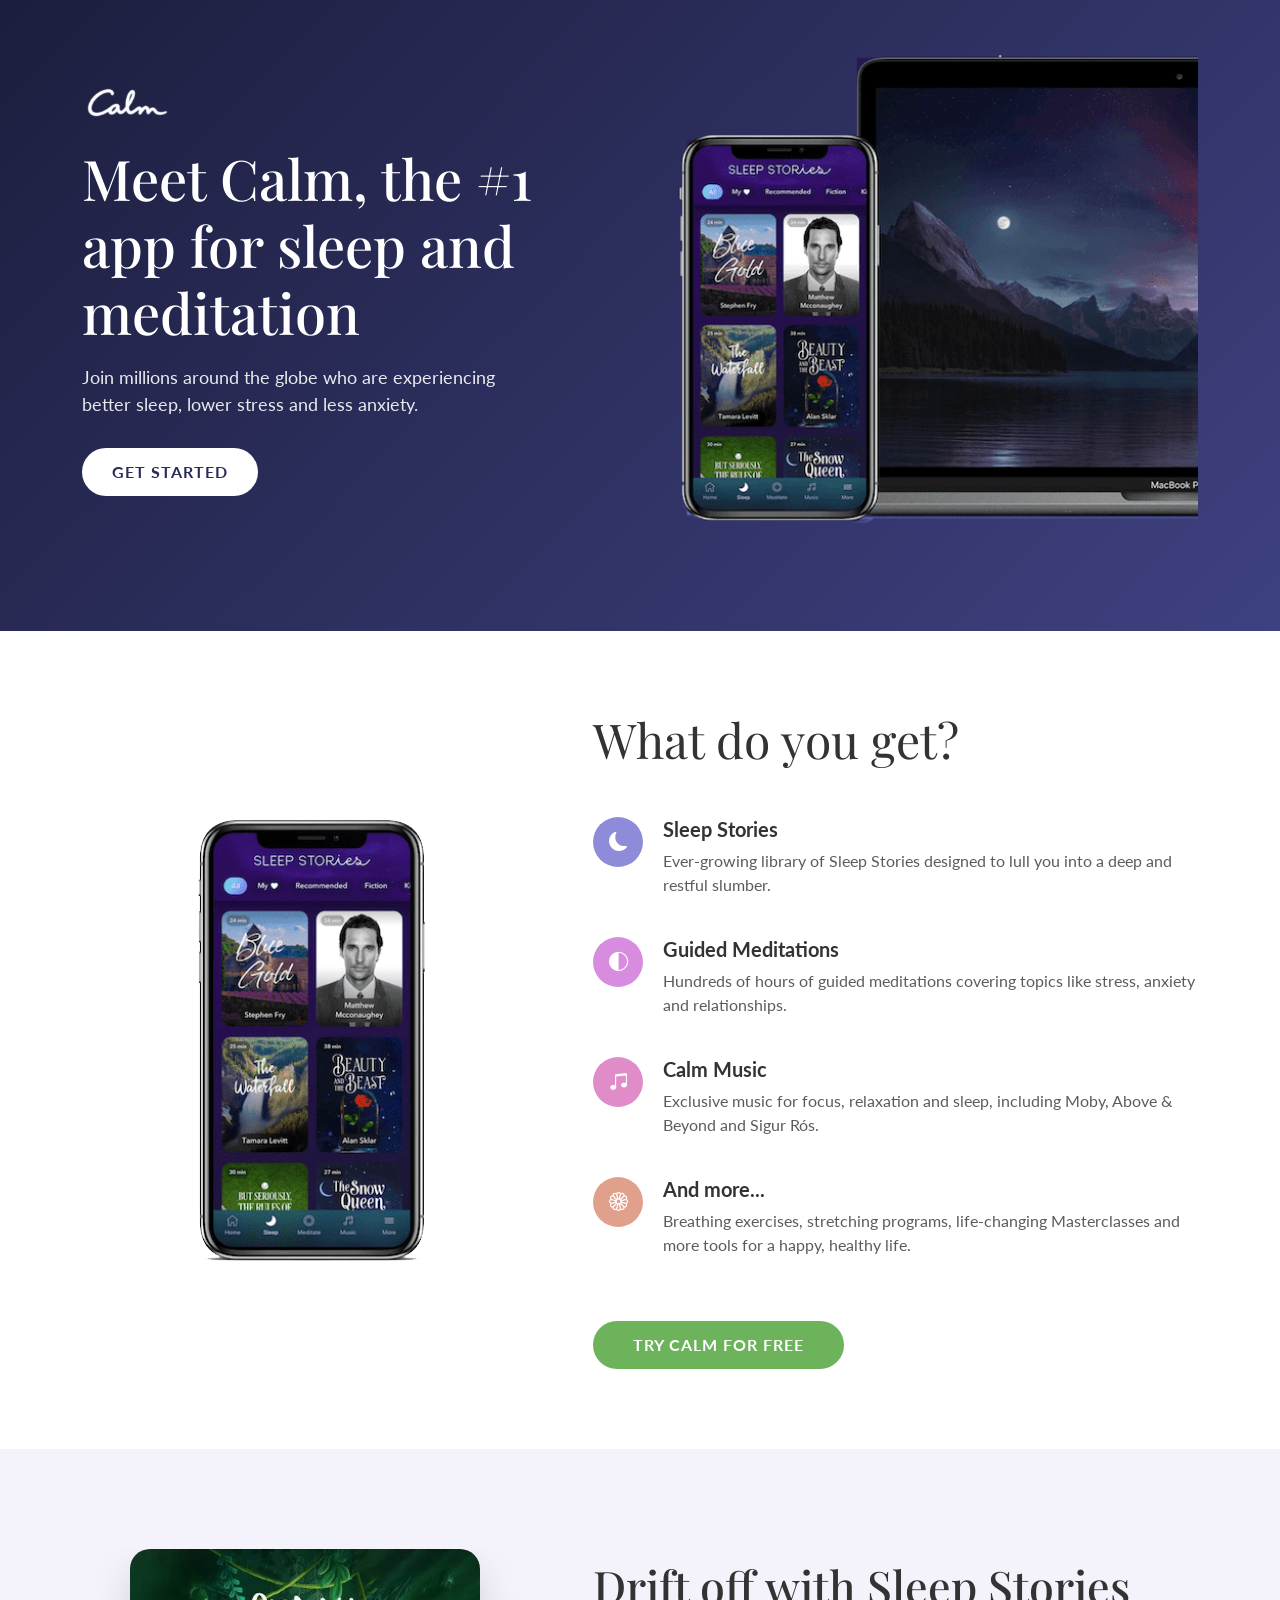
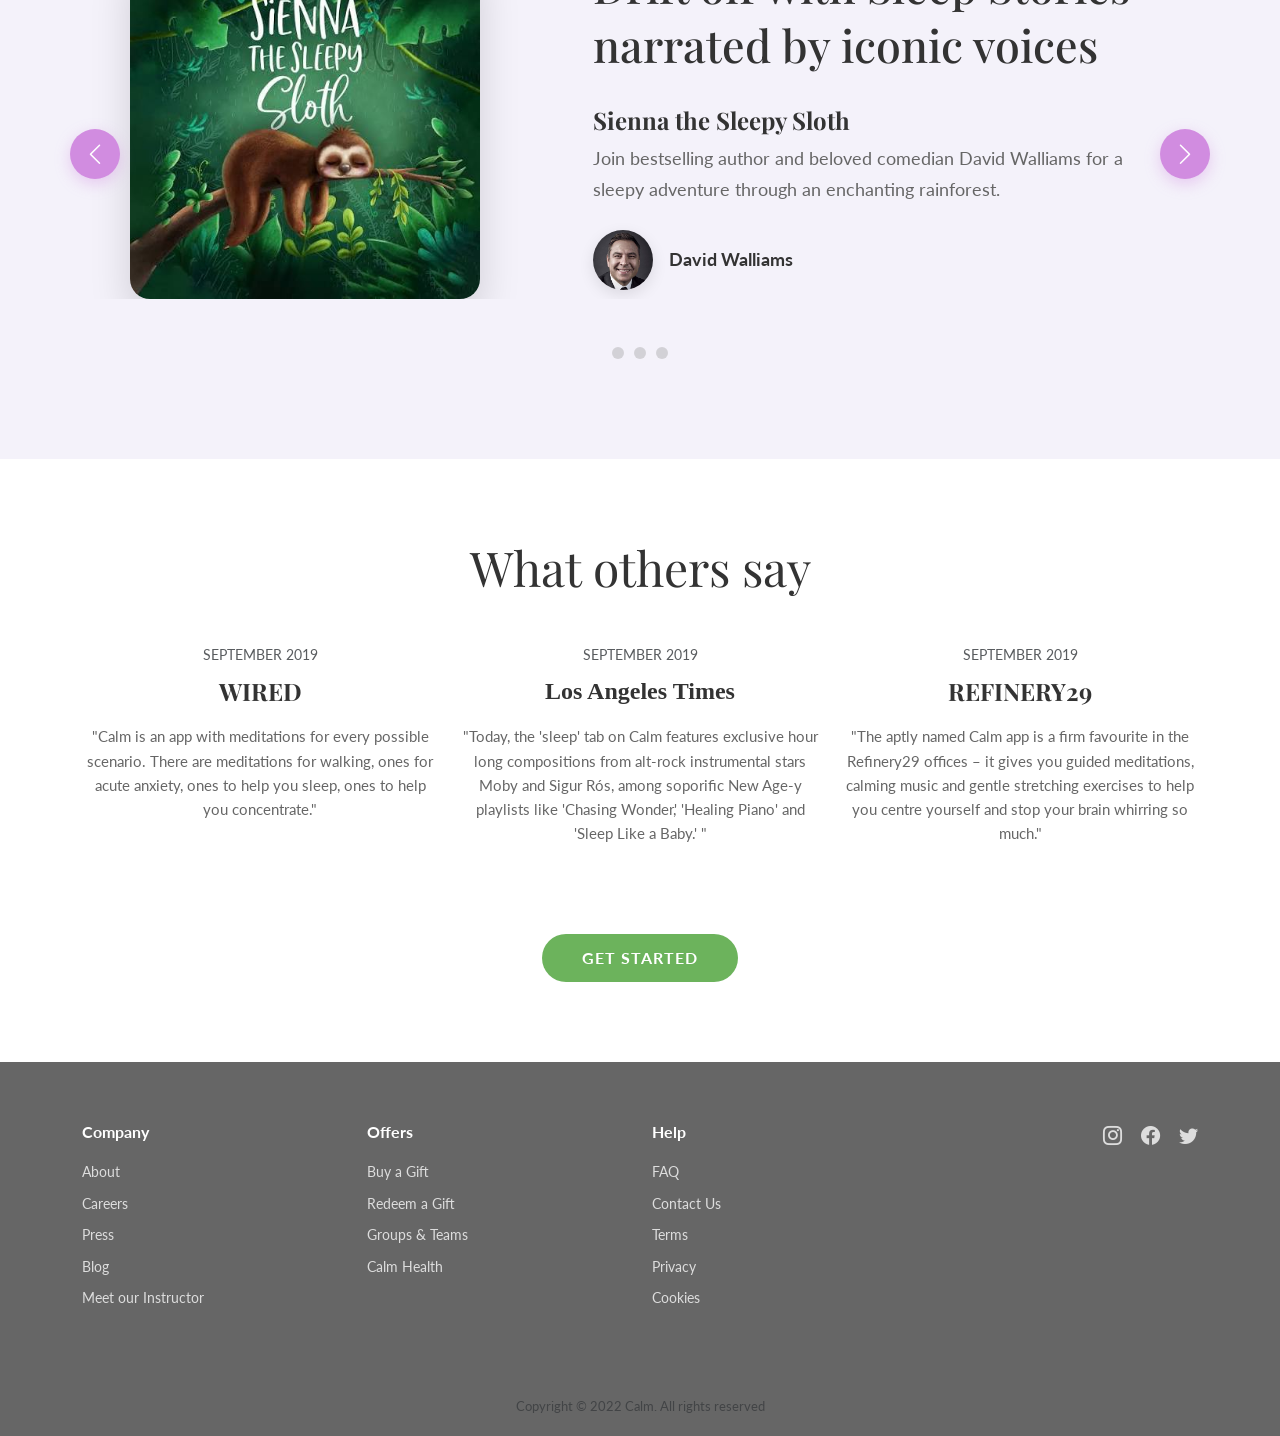
<file: front_end/bai_8/bai_tap_2/index.html>
<!DOCTYPE html>
<html lang="en">
<head>
    <meta charset="UTF-8">
    <meta name="viewport" content="width=device-width, initial-scale=1.0">
    <title>Calm - Sleep and Meditation App</title>
    <link rel="stylesheet" href="bootstrap-5.3.8-dist/css/bootstrap.css">
    <link href="https://fonts.googleapis.com/css2?family=Lato:wght@300;400;700&family=Playfair+Display:ital,wght@0,400;0,700;1,400&display=swap" rel="stylesheet">
    <link rel="stylesheet" href="style.css">
</head>
<body>
<section class="hero-section">
    <div class="container">
        <div class="row align-items-center">
            <div class="col-lg-5 hero-text mb-5 mb-lg-0">
                <img src="images/logo.png" alt="Calm Logo" class="mb-4" style="height: 35px; filter: brightness(0) invert(1);">
                <h1>Meet Calm, the #1 app for sleep and meditation</h1>
                <p>Join millions around the globe who are experiencing better sleep, lower stress and less anxiety.</p>
                <button class="btn btn-white">GET STARTED</button>
            </div>
            <div class="col-lg-7 position-relative text-end">
                <img src="images/phone_macbook.png" alt="App Interface" class="img-fluid">
            </div>
        </div>
    </div>
</section>
<section class="features-section">
    <div class="container">
        <div class="row align-items-center">
            <div class="col-lg-5 mb-5 mb-lg-0 text-center">
                <img src="images/phone.png" alt="Phone UI" class="img-fluid" style="max-height: 600px;">
            </div>
            <div class="col-lg-7 ps-lg-5">
                <h2 class="mb-5 display-5">What do you get?</h2>
                <div class="d-flex mb-4">
                    <div class="feature-icon-circle icon-purple">
                        <i class="bi bi-moon-fill"></i>
                    </div>
                    <div>
                        <h5 class="fw-bold">Sleep Stories</h5>
                        <p class="text-muted">Ever-growing library of Sleep Stories designed to lull you into a deep and
                            restful slumber.</p>
                    </div>
                </div>
                <div class="d-flex mb-4">
                    <div class="feature-icon-circle icon-pink">
                        <i class="bi bi-circle-half"></i>
                    </div>
                    <div>
                        <h5 class="fw-bold">Guided Meditations</h5>
                        <p class="text-muted">Hundreds of hours of guided meditations covering topics like stress,
                            anxiety and relationships.</p>
                    </div>
                </div>
                <div class="d-flex mb-4">
                    <div class="feature-icon-circle icon-magenta">
                        <i class="bi bi-music-note-beamed"></i>
                    </div>
                    <div>
                        <h5 class="fw-bold">Calm Music</h5>
                        <p class="text-muted">Exclusive music for focus, relaxation and sleep, including Moby, Above &
                            Beyond and Sigur Rós.</p>
                    </div>
                </div>
                <div class="d-flex mb-5">
                    <div class="feature-icon-circle icon-salmon">
                        <i class="bi bi-flower1"></i>
                    </div>
                    <div>
                        <h5 class="fw-bold">And more...</h5>
                        <p class="text-muted">Breathing exercises, stretching programs, life-changing Masterclasses and
                            more tools for a happy, healthy life.</p>
                    </div>
                </div>
                <button class="btn btn-green">TRY CALM FOR FREE</button>
            </div>
        </div>
    </div>
</section>
<section class="sleep-stories-section position-relative">
    <div class="container position-relative">
        <a href="#sleepStoriesCarousel" role="button" data-bs-slide="prev" class="carousel-control-custom position-absolute start-0 top-50 translate-middle-y d-none d-lg-flex">
            <i class="bi bi-chevron-left"></i>
        </a>
        <a href="#sleepStoriesCarousel" role="button" data-bs-slide="next" class="carousel-control-custom position-absolute end-0 top-50 translate-middle-y d-none d-lg-flex">
            <i class="bi bi-chevron-right"></i>
        </a>
        <div id="sleepStoriesCarousel" class="carousel slide" data-bs-ride="carousel">
            <div class="carousel-inner">
                <div class="carousel-item active">
                    <div class="row align-items-center">
                        <div class="col-lg-5 col-12 d-flex justify-content-center justify-content-lg-start align-items-center">
                            <div class="sloth-card text-center ms-lg-5">
                                <img src="images/image-books.jpg" alt="Sienna the Sleepy Sloth" class="img-fluid">
                            </div>
                        </div>
                        <div class="col-lg-7 col-12 ps-lg-5">
                            <div class="story-content pe-lg-5">
                                <h2>Drift off with Sleep Stories narrated by iconic voices</h2>
                                <h4>Sienna the Sleepy Sloth</h4>
                                <p>Join bestselling author and beloved comedian David Walliams for a sleepy adventure
                                    through an enchanting rainforest.</p>
                                <div class="d-flex align-items-center mt-4 author-info">
                                    <img src="images/author.jpg" alt="David Walliams" class="me-3">
                                    <span>David Walliams</span>
                                </div>
                            </div>
                        </div>
                    </div>
                </div>
                <div class="carousel-item">
                    <div class="row align-items-center">
                        <div class="col-lg-5 col-12 d-flex justify-content-center justify-content-lg-start align-items-center">
                            <div class="sloth-card text-center ms-lg-5">
                                <img src="images/image-books.jpg" alt="Sienna the Sleepy Sloth" class="img-fluid">
                            </div>
                        </div>
                        <div class="col-lg-7 col-12 ps-lg-5">
                            <div class="story-content pe-lg-5">
                                <h2>Drift off with Sleep Stories narrated by iconic voices</h2>
                                <h4>Sienna the Sleepy Sloth</h4>
                                <p>Join bestselling author and beloved comedian David Walliams for a sleepy adventure
                                    through an enchanting rainforest.</p>
                                <div class="d-flex align-items-center mt-4 author-info">
                                    <img src="images/author.jpg" alt="David Walliams" class="me-3">
                                    <span>David Walliams</span>
                                </div>
                            </div>
                        </div>
                    </div>
                </div>
                <div class="carousel-item">
                    <div class="row align-items-center">
                        <div class="col-lg-5 col-12 d-flex justify-content-center justify-content-lg-start align-items-center">
                            <div class="sloth-card text-center ms-lg-5">
                                <img src="images/image-books.jpg" alt="Sienna the Sleepy Sloth" class="img-fluid">
                            </div>
                        </div>
                        <div class="col-lg-7 col-12 ps-lg-5">
                            <div class="story-content pe-lg-5">
                                <h2>Drift off with Sleep Stories narrated by iconic voices</h2>
                                <h4>Sienna the Sleepy Sloth</h4>
                                <p>Join bestselling author and beloved comedian David Walliams for a sleepy adventure
                                    through an enchanting rainforest.</p>
                                <div class="d-flex align-items-center mt-4 author-info">
                                    <img src="images/author.jpg" alt="David Walliams" class="me-3">
                                    <span>David Walliams</span>
                                </div>
                            </div>
                        </div>
                    </div>
                </div>
            </div>
        </div>
        <div class="custom-dots d-flex justify-content-center mt-5">
            <button type="button" data-bs-target="#sleepStoriesCarousel" data-bs-slide-to="0" class="custom-dot" aria-label="Slide 1"></button>
            <button type="button" data-bs-target="#sleepStoriesCarousel" data-bs-slide-to="1" class="custom-dot" aria-label="Slide 2"></button>
            <button type="button" data-bs-target="#sleepStoriesCarousel" data-bs-slide-to="2" class="custom-dot" aria-label="Slide 3"></button>
        </div>
    </div>
</section>
<section class="press-section">
    <div class="container text-center">
        <h2 class="mb-5 display-5">What others say</h2>
        <div class="row">
            <div class="col-md-4 mb-4">
                <p class="text-uppercase text-muted small mb-2">September 2019</p>
                <div class="press-logo-text">WIRED</div>
                <p class="press-quote">"Calm is an app with meditations for every possible scenario. There are meditations for walking, ones for acute anxiety, ones to help you sleep, ones to help you concentrate."</p>
            </div>
            <div class="col-md-4 mb-4">
                <p class="text-uppercase text-muted small mb-2">September 2019</p>
                <div class="press-logo-text" style="font-family: 'Times New Roman', serif;">Los Angeles Times</div>
                <p class="press-quote">"Today, the 'sleep' tab on Calm features exclusive hour long compositions from alt-rock instrumental stars Moby and Sigur Rós, among soporific New Age-y playlists like 'Chasing Wonder,' 'Healing Piano' and 'Sleep Like a Baby.' "</p>
            </div>
            <div class="col-md-4 mb-4">
                <p class="text-uppercase text-muted small mb-2">September 2019</p>
                <div class="press-logo-text">REFINERY29</div>
                <p class="press-quote">"The aptly named Calm app is a firm favourite in the Refinery29 offices – it gives you guided meditations, calming music and gentle stretching exercises to help you centre yourself and stop your brain whirring so much."</p>
            </div>
        </div>

        <div class="mt-5">
            <button class="btn btn-green">GET STARTED</button>
        </div>
    </div>
</section>
<footer>
    <div class="container">
        <div class="row">
            <div class="col-md-3 col-6 mb-4">
                <h5>Company</h5>
                <ul>
                    <li><a href="#">About</a></li>
                    <li><a href="#">Careers</a></li>
                    <li><a href="#">Press</a></li>
                    <li><a href="#">Blog</a></li>
                    <li><a href="#">Meet our Instructor</a></li>
                </ul>
            </div>
            <div class="col-md-3 col-6 mb-4">
                <h5>Offers</h5>
                <ul>
                    <li><a href="#">Buy a Gift</a></li>
                    <li><a href="#">Redeem a Gift</a></li>
                    <li><a href="#">Groups & Teams</a></li>
                    <li><a href="#">Calm Health</a></li>
                </ul>
            </div>
            <div class="col-md-3 col-6 mb-4">
                <h5>Help</h5>
                <ul>
                    <li><a href="#">FAQ</a></li>
                    <li><a href="#">Contact Us</a></li>
                    <li><a href="#">Terms</a></li>
                    <li><a href="#">Privacy</a></li>
                    <li><a href="#">Cookies</a></li>
                </ul>
            </div>
            <div class="col-md-3 col-6 mb-4 text-md-end social-icons">
                <a href="#"><i class="bi bi-instagram"></i></a>
                <a href="#"><i class="bi bi-facebook"></i></a>
                <a href="#"><i class="bi bi-twitter"></i></a>
            </div>
        </div>
        <div class="row mt-5">
            <div class="col-12 text-center text-muted" style="font-size: 0.8rem; opacity: 0.7;">
                Copyright © 2022 Calm. All rights reserved
            </div>
        </div>
    </div>
</footer>
<script src="bootstrap-5.3.8-dist/js/bootstrap.js"></script>
<link rel="stylesheet" href="https://cdn.jsdelivr.net/npm/bootstrap-icons@1.11.1/font/bootstrap-icons.css">
</body>
</html>
</file>
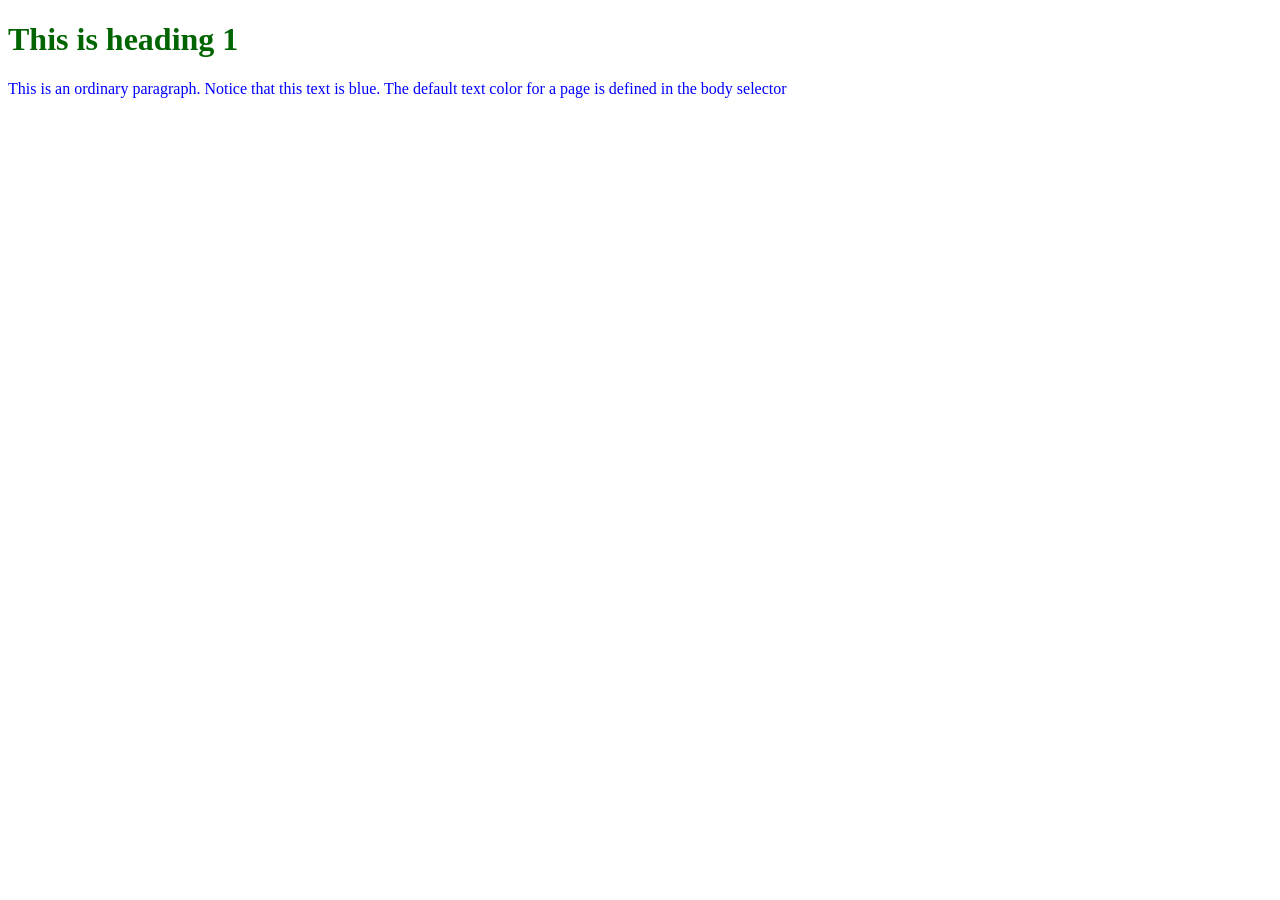
<file: front_end/bai_6/bai_tap_1/cach_3/index.html>
<!DOCTYPE html>
<html lang="en">
<head>
    <meta charset="UTF-8">
    <title>Title</title>
    <link rel="stylesheet" href="css.css">
</head>
<body>
<h1>This is heading 1</h1>
<p>This is an ordinary paragraph. Notice that this text is blue. The default text color for a page is defined in the body selector</p>
</body>
</html>
</file>
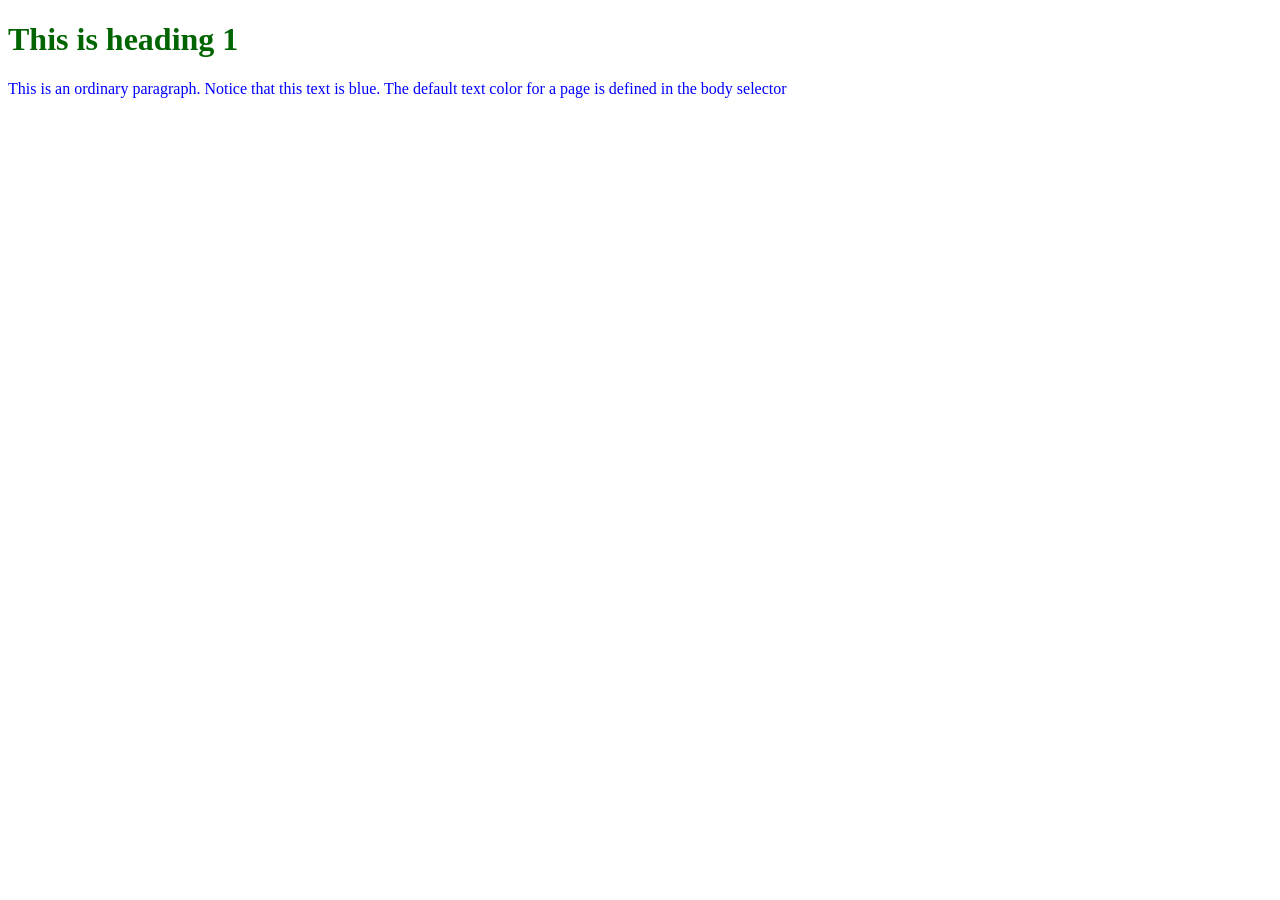
<file: front_end/bai_6/bai_tap_1/cach_1.html>
<!DOCTYPE html>
<html lang="en">
<head>
    <meta charset="UTF-8">
    <title>Title</title>
</head>
<body>
<h1 style="color: darkgreen">This is heading 1</h1>
<p style="color: blue">This is an ordinary paragraph. Notice that this text is blue. The default text color for a page is defined in the body selector</p>
</body>
</html>
</file>
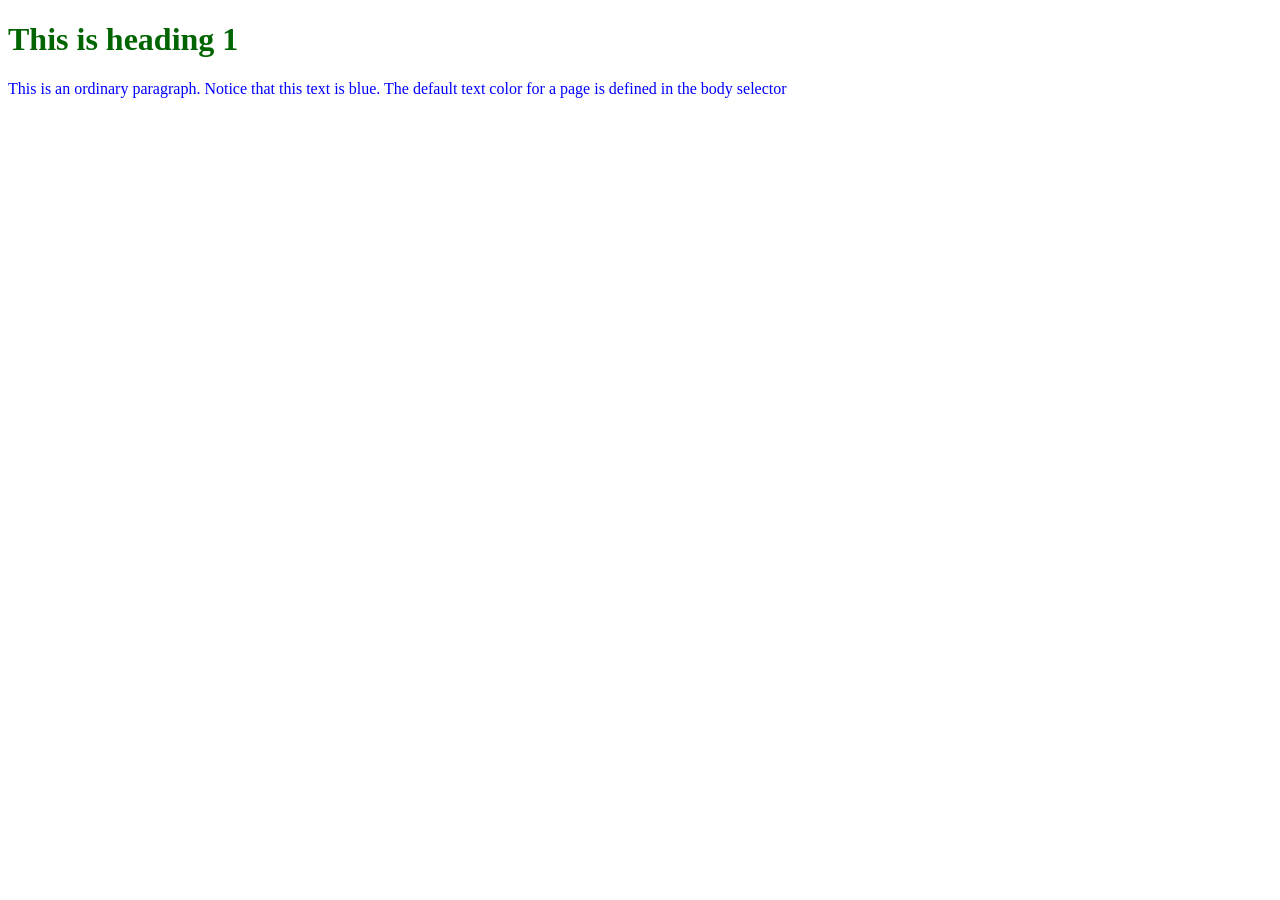
<file: front_end/bai_6/bai_tap_1/cach_2.html>
<!DOCTYPE html>
<html lang="en">
<head>
    <meta charset="UTF-8">
    <title>Title</title>
  <style>
    h1{
      color: darkgreen;
    }
    p{
      color: blue;
    }
  </style>
</head>
<body>
<h1>This is heading 1</h1>
<p>This is an ordinary paragraph. Notice that this text is blue. The default text color for a page is defined in the body selector</p>
</body>
</html>
</file>
<file: front_end/bai_6/bai_tap_2/css.css>
body{
    margin: 0;
    padding: 0;
    font-family: Arial, sans-serif;
}
h1{
    font-family: Times New Roman, serif;
    margin-top: 5px;
    margin-bottom: 2px;
}
hr {
    border: none;
    border-top: 2px solid #cccccc;
    margin-top: 0;
    margin-bottom: 3px;
}
.subtitle{
    margin-top: 0;
    margin-bottom: 8px;
}
.content {
    font-size: 16px;
    text-align: justify;
    line-height: 1.5;
}
.content p {
    text-indent: 60px;
}
a {
    color: #0000cc;
    text-decoration: none;
}
</file>
<file: front_end/bai_6/bai_tap_3/css.css>
body {
    font-family: Arial, sans-serif;
    background-color: #f5f5f5;
    color: #333;
    line-height: 1.8;
    margin: 0;
    padding: 0;
}
.container {
    max-width: 800px;
    margin: 20px auto;
    background-color: white;
    padding: 30px;
    border-radius: 10px;
}
h1 {
    text-align: center;
}
h2 {
    color: #2980b9;
    border-bottom: 2px solid #2980b9;
    padding-bottom: 5px;
}
h5 {
    font-size: 16px;
    margin: 10px 0;
}
h5 a {
    text-decoration: none;
    color: #3498db;
}
h5 a:hover {
    color: #e74c3c;
}
.story-image{
    display: block;
    width: 100%;
    max-height: 500px;
    object-fit: cover;
    margin: 20px auto;
    border-radius: 5px;
}
p {
    text-align: justify;
    text-indent: 30px;
}
.btn-top{
    position: fixed;
    text-decoration: none;
    right: 50px;
    bottom: 50px;
    width: 50px;
    height: 50px;
    border-radius: 50%;
    background-color: #3498db;
    color: white;
    font-size: 20px;
    font-weight: bold;
    display: flex;
    justify-content: center;
    align-items: center;
}
.btn-top:hover {
    background-color: #e74c3c;
}
</file>
<file: front_end/bai_7/bai_tap_1/index.css>
body {
    font-family: Verdana,sans-serif;
    font-size: 0.9em;
}

header, footer {
    padding: 10px;
    color: white;
    background-color: black;
}

section {
    margin: 5px;
    padding: 10px;
    background-color: lightgrey;
}

article {
    margin: 5px;
    padding: 10px;
    background-color: white;
}

nav ul {
    padding: 0;
}

nav ul li {
    display: inline;
    margin: 5px;
}
</file>
<file: front_end/bai_7/bai_tap_2/index.css>
* {
    margin: 0;
    box-sizing: border-box;
}

body {
    font-family: Arial, sans-serif;
    color: #333;
}

.container {
    height: 100vh;
}

.row {
    display: flex;
    flex-wrap: wrap;
}

header {
    height: 7%;
    display: flex;
    background-color: #222;
    color: #aaa;
    font-weight: bold;
}

.content {
    min-height: 85%;
}

footer {
    height: 8%;
    display: flex;
    justify-content: center;
    align-items: center;
    background-color: #555;
    color: white;
    font-size: 14px;
    font-weight: bold;
}

.logo {
    padding: 14px;
    background-color: #222;
    font-size: 16px;
}

.menu {
    display: flex;
}

.menu-item {
    padding: 16px 15px;
    font-size: 14px;
}

.menu-item.active {
    background-color: #000;
    color: white;
}

.menu-item:hover {
    background-color: #444;
    color: white;
    cursor: pointer;
}

.login {
    margin-left: auto;
    padding: 15px 14px;
    font-size: 14px;
}

.login:hover {
    background-color: #444;
    color: white;
    cursor: pointer;
}

.left {
    background-color: #f1f1f1;
    padding-top: 15px;
    text-align: center;
}

.link {
    margin: 0 0 12px;
    color: #337ab7;
    font-size: 14px;
}

.link a {
    text-decoration: none;
}

.main {
    padding: 18px 14px;
    background-color: white;
}

.main h1 {
    margin: 0 0 5px;
    font-size: 34px;
    color: #222
}

.main h2 {
    margin: 15px 0 5px;
    font-size: 23px;
    color: #333;
}

.main p {
    margin: 0;
    font-size: 14px;
    line-height: 1.45;
    text-align: left;
}

.main hr {
    margin-top: 18px;
    height: 2px;
    background-color: #eee;
}

.right {
    padding: 19px 14px;
    background-color: #f1f1f1;
}

.ads {
    height: 75px;
    margin-bottom: 19px;
    border: 1px solid #ddd;
    display: flex;
    align-items: center;
    justify-content: center;
    font-size: 14px;
}

.col-m-1 {
    width: 8.333333%;
}

.col-m-2 {
    width: 16.666667%;
}

.col-m-3 {
    width: 25%;
}

.col-m-4 {
    width: 33.333333%;
}

.col-m-5 {
    width: 41.666667%;
}

.col-m-6 {
    width: 50%;
}

.col-m-7 {
    width: 58.333333%;
}

.col-m-8 {
    width: 66.666667%;
}

.col-m-9 {
    width: 75%;
}

.col-m-10 {
    width: 83.333333%;
}

.col-m-11 {
    width: 91.666667%;
}

.col-m-12 {
    width: 100%;
}
@media only screen and (max-width: 460px){
    .col-s-1 { width: 8.333333%; }
    .col-s-2 { width: 16.666667%; }
    .col-s-3 { width: 25%; }
    .col-s-4 { width: 33.333333%; }
    .col-s-5 { width: 41.666667%; }
    .col-s-6 { width: 50%; }
    .col-s-7 { width: 58.333333%; }
    .col-s-8 { width: 66.666667%; }
    .col-s-9 { width: 75%; }
    .col-s-10 { width: 83.333333%; }
    .col-s-11 { width: 91.666667%; }
    .col-s-12 { width: 100%; }
}

@media only screen and (min-width: 900px) {
    .col-m-1 { width: 8.333333%; }
    .col-m-2 { width: 16.666667%; }
    .col-m-3 { width: 25%; }
    .col-m-4 { width: 33.333333%; }
    .col-m-5 { width: 41.666667%; }
    .col-m-6 { width: 50%; }
    .col-m-7 { width: 58.333333%; }
    .col-m-8 { width: 66.666667%; }
    .col-m-9 { width: 75%; }
    .col-m-10 { width: 83.333333%; }
    .col-m-11 { width: 91.666667%; }
    .col-m-12 { width: 100%; }
}

@media only screen and (min-width: 1240px) {
    .col-l-1 { width: 8.333333%; }
    .col-l-2 { width: 16.666667%; }
    .col-l-3 { width: 25%; }
    .col-l-4 { width: 33.333333%; }
    .col-l-5 { width: 41.666667%; }
    .col-l-6 { width: 50%; }
    .col-l-7 { width: 58.333333%; }
    .col-l-8 { width: 66.666667%; }
    .col-l-9 { width: 75%; }
    .col-l-10 { width: 83.333333%; }
    .col-l-11 { width: 91.666667%; }
    .col-l-12 { width: 100%; }
}
</file>
<file: front_end/bai_7/bai_tap_3/css.css>
* {
    margin: 0;
    box-sizing: border-box;
}

body {
    font-family: Arial, sans-serif;
    background-color: white;
    color: #333;
}

.container {
    height: 100vh;
}

.row {
    display: flex;
    flex-wrap: wrap;
}

header {
    height: 7%;
    padding: 6px 5px;
    background-color: #f5f5f5;
    border-top: 1px solid #ccc;
    margin-bottom: 4px;
}

header img {
    height: 40px;
    width: auto;
}

nav {
    height: 7%;
    margin-bottom: 4px;
}

.content {
    min-height: 78%;
    margin-bottom: 4px;
}

footer {
    height: 8%;
    display: flex;
    justify-content: center;
    align-items: center;
    background-color: #f7f7ff;
}

.menu {
    width: 100%;
    display: flex;
    justify-content: center;
    align-items: center;
    background-color: #f1f1f1;
    font-size: 14px;
}

.menu div {
    padding: 5px 12px;
    border-right: 2px solid #333;
}

.menu div a {
    color: black;
    text-decoration: none;
}

.menu div:last-child {
    border-right: none;
}

.menu div a:hover {
    color: #337ab7;
    font-weight: bold;
}

.left {
    display: flex;
    flex-direction: column;
    padding: 5px;
    background-color: #f7f7ff;
}

.movie-item {
    align-items: baseline;
    padding: 5px 0 10px 8px;
    background-color: white;
}

.movie-item img {
    display: block;
    width: 98%;
    height: 150px;
    object-fit: cover;
    margin-bottom: 3px;
    font-size: 11px;
}

.movie-info {
    display: flex;
    align-items: baseline;
    gap: 3px;
}

.movie-info a {
    font-size: 12px;
    text-decoration: none;
    color: black;
}

.movie-info a:hover {
    color: #337ab7;
    font-weight: bold;
}

.movie-item span {
    font-size: 10px;
    color: #bbbbbb;
}

.movie-item p {
    width: 100%;
    margin-top: 2px;
    font-size: 13px;
    font-weight: bold;
    color: #777777;
}

.main {
    align-content: flex-start;
    padding: 5px 5px 5px 20px;
}

.video {
    width: 100%;
}

.video iframe {
    display: block;
    width: 100%;
    height: 370px;
}

.movie-title {
    display: flex;
    align-items: baseline;
    gap: 4px;
    margin-top: 8px;
}

.movie-title h3 {
    font-size: 18px;
    margin: 0;
}

.movie-title span {
    font-size: 14px;
    color: #bbbbbb;
}

.main p {
    width: 100%;
    margin: 5px 0;
    line-height: 1.5;
    font-weight: bold;
    color: #777777;
}

@media only screen and (min-width: 360px) {
    .col-s-1 {
        width: 8.333333%;
    }

    .col-s-2 {
        width: 16.666667%;
    }

    .col-s-3 {
        width: 25%;
    }

    .col-s-4 {
        width: 33.333333%;
    }

    .col-s-5 {
        width: 41.666667%;
    }

    .col-s-6 {
        width: 50%;
    }

    .col-s-7 {
        width: 58.333333%;
    }

    .col-s-8 {
        width: 66.666667%;
    }

    .col-s-9 {
        width: 75%;
    }

    .col-s-10 {
        width: 83.333333%;
    }

    .col-s-11 {
        width: 91.666667%;
    }

    .col-s-12 {
        width: 100%;
    }
}

@media only screen and (min-width: 900px) {
    .col-m-1 {
        width: 8.333333%;
    }

    .col-m-2 {
        width: 16.666667%;
    }

    .col-m-3 {
        width: 25%;
    }

    .col-m-4 {
        width: 33.333333%;
    }

    .col-m-5 {
        width: 41.666667%;
    }

    .col-m-6 {
        width: 50%;
    }

    .col-m-7 {
        width: 58.333333%;
    }

    .col-m-8 {
        width: 66.666667%;
    }

    .col-m-9 {
        width: 75%;
    }

    .col-m-10 {
        width: 83.333333%;
    }

    .col-m-11 {
        width: 91.666667%;
    }

    .col-m-12 {
        width: 100%;
    }
}

@media only screen and (min-width: 1240px) {
    .col-l-1 {
        width: 8.333333%;
    }

    .col-l-2 {
        width: 16.666667%;
    }

    .col-l-3 {
        width: 25%;
    }

    .col-l-4 {
        width: 33.333333%;
    }

    .col-l-5 {
        width: 41.666667%;
    }

    .col-l-6 {
        width: 50%;
    }

    .col-l-7 {
        width: 58.333333%;
    }

    .col-l-8 {
        width: 66.666667%;
    }

    .col-l-9 {
        width: 75%;
    }

    .col-l-10 {
        width: 83.333333%;
    }

    .col-l-11 {
        width: 91.666667%;
    }

    .col-l-12 {
        width: 100%;
    }
}
</file>
<file: front_end/bai_8/bai_tap_2/style.css>
:root {
    --calm-purple-dark: #2a2c5a;
    --calm-purple-light: #6e6bc9;
    --calm-green: #6cb35c;
    --calm-text-dark: #333333;
    --calm-text-light: #666666;
    --calm-bg-light: #f4f2fa;
    --calm-footer-bg: #666666;
}

body {
    font-family: 'Lato', sans-serif;
    color: var(--calm-text-dark);
    overflow-x: hidden;
}

h1, h2, h3, h4 {
    font-family: 'Playfair Display', serif;
}

.hero-section {
    background: linear-gradient(135deg, #1c1e3e 0%, #3e4180 100%);
    color: white;
    padding-top: 50px;
    padding-bottom: 100px;
    position: relative;
    overflow: hidden;
}

.hero-text h1 {
    font-size: 3.5rem;
    margin-bottom: 20px;
    line-height: 1.2;
}

.hero-text p {
    font-size: 1.1rem;
    margin-bottom: 30px;
    opacity: 0.9;
    font-family: 'Lato', sans-serif;
}

.btn-white {
    background-color: white;
    color: var(--calm-purple-dark);
    font-weight: 700;
    padding: 12px 30px;
    border-radius: 50px;
    text-transform: uppercase;
    letter-spacing: 1px;
    border: none;
    transition: all 0.3s ease;
}

.btn-white:hover {
    background-color: #f0f0f0;
    transform: translateY(-2px);
}

.features-section {
    padding: 80px 0;
    background-color: white;
}

.feature-icon-circle {
    width: 50px;
    height: 50px;
    border-radius: 50%;
    display: flex;
    align-items: center;
    justify-content: center;
    margin-right: 20px;
    flex-shrink: 0;
    color: white;
    font-size: 1.2rem;
}

.icon-purple {
    background-color: #8e8cd8;
}

.icon-pink {
    background-color: #d88ce0;
}

.icon-magenta {
    background-color: #e08cc9;
}

.icon-salmon {
    background-color: #e0a08c;
}

.btn-green {
    background-color: var(--calm-green);
    color: white;
    font-weight: 700;
    padding: 12px 40px;
    border-radius: 50px;
    border: none;
    text-transform: uppercase;
    letter-spacing: 1px;
    transition: all 0.3s ease;
}

.btn-green:hover {
    background-color: #5a9e4b;
    color: white;
    transform: translateY(-2px);
}

.sleep-stories-section {
    background-color: var(--calm-bg-light);
    padding: 100px 0;
    position: relative;
}

.sloth-card img {
    border-radius: 20px;
    box-shadow: 0 20px 40px rgba(0, 0, 0, 0.15);
    width: 100%;
    max-width: 350px;
    height: auto;
    object-fit: cover;
}

.carousel-control-custom {
    width: 50px;
    height: 50px;
    background-color: #d18ce0;
    border-radius: 50%;
    display: flex;
    align-items: center;
    justify-content: center;
    color: white;
    text-decoration: none;
    transition: all 0.3s ease;
    flex-shrink: 0;
    font-size: 1.5rem;
    box-shadow: 0 5px 15px rgba(209, 140, 224, 0.4);
    z-index: 10;
}

.carousel-control-custom:hover {
    background-color: #b06cc0;
    color: white;
    transform: scale(1.1);
}

.story-content h2 {
    font-family: 'Playfair Display', serif;
    font-size: 2.8rem;
    line-height: 1.3;
    color: var(--calm-text-dark);
}

.story-content h4 {
    font-family: 'Playfair Display', serif;
    font-weight: 700;
    font-size: 1.5rem;
    margin-top: 2rem;
    margin-bottom: 0.5rem;
}

.story-content p {
    font-size: 1.1rem;
    line-height: 1.8;
    color: var(--calm-text-light);
    max-width: 600px;
}

.author-info img {
    width: 60px;
    height: 60px;
    object-fit: cover;
    border-radius: 50%;
    box-shadow: 0 5px 15px rgba(0, 0, 0, 0.1);
}

.author-info span {
    font-size: 1.1rem;
    font-weight: 700;
    color: var(--calm-text-dark);
    font-family: 'Lato', sans-serif;
}

.dot {
    width: 10px;
    height: 10px;
    border-radius: 50%;
    cursor: pointer;
}

.dot.active {
    background-color: var(--calm-purple-dark);
}

.dot.inactive {
    background-color: #a0a0a0;
    opacity: 0.5;
}

.press-section {
    padding: 80px 0;
    background-color: white;
}

.press-quote {
    font-size: 0.95rem;
    color: var(--calm-text-light);
    line-height: 1.6;
}

.press-logo-text {
    font-family: 'Playfair Display', serif;
    font-weight: 700;
    font-size: 1.5rem;
    margin-bottom: 15px;
}

footer {
    background-color: var(--calm-footer-bg);
    color: white;
    padding: 60px 0 20px;
    font-size: 0.9rem;
}

footer h5 {
    font-family: 'Lato', sans-serif;
    font-weight: 700;
    margin-bottom: 20px;
    font-size: 1rem;
}

footer ul {
    list-style: none;
    padding: 0;
}

footer ul li {
    margin-bottom: 10px;
}

footer a {
    color: #ddd;
    text-decoration: none;
    transition: color 0.2s;
}

footer a:hover {
    color: white;
}

.social-icons a {
    margin-left: 15px;
    font-size: 1.2rem;
    color: #ddd;
}

.social-icons a:hover {
    color: white;
}

@media (max-width: 991px) {
    .hero-text h1 {
        font-size: 2.5rem;
    }

    .story-content h2 {
        font-size: 2rem;
    }

    .sloth-card img {
        margin-bottom: 30px;
    }

    .story-content {
        text-align: center;
    }

    .story-content p {
        margin-left: auto;
        margin-right: auto;
    }

    .author-info {
        justify-content: center;
    }

    .dots-wrapper {
        justify-content: center;
    }

    .carousel-control-custom {
        display: none;
    }
}

.custom-dots {
    gap: 10px;
    padding-left: 0;
}

.custom-dot {
    width: 12px;
    height: 12px;
    min-width: 12px;
    min-height: 12px;
    border-radius: 50%;
    background-color: #a0a0a0;
    opacity: 0.4;
    border: none;
    padding: 0;
    margin: 0;
    cursor: pointer;
    transition: all 0.3s ease;
    display: inline-block;
    box-sizing: border-box;
    flex-shrink: 0;
    appearance: none;
    -webkit-appearance: none;
    outline: none;
    text-indent: 0;
    overflow: hidden;
    font-size: 0;
    line-height: 0;
}

.custom-dot.active {
    background-color: #2a2c5a;
    opacity: 1;
    transform: scale(1.2);
}

.custom-dot:hover {
    opacity: 0.8;
}

@media (max-width: 991px) {
    .custom-dots {
        justify-content: center !important;
    }
}
</file>
<file: front_end/bai_6/bai_tap_1/cach_3/css.css>
h1{
    color: darkgreen;
}
p{
    color: blue;
}
</file>
